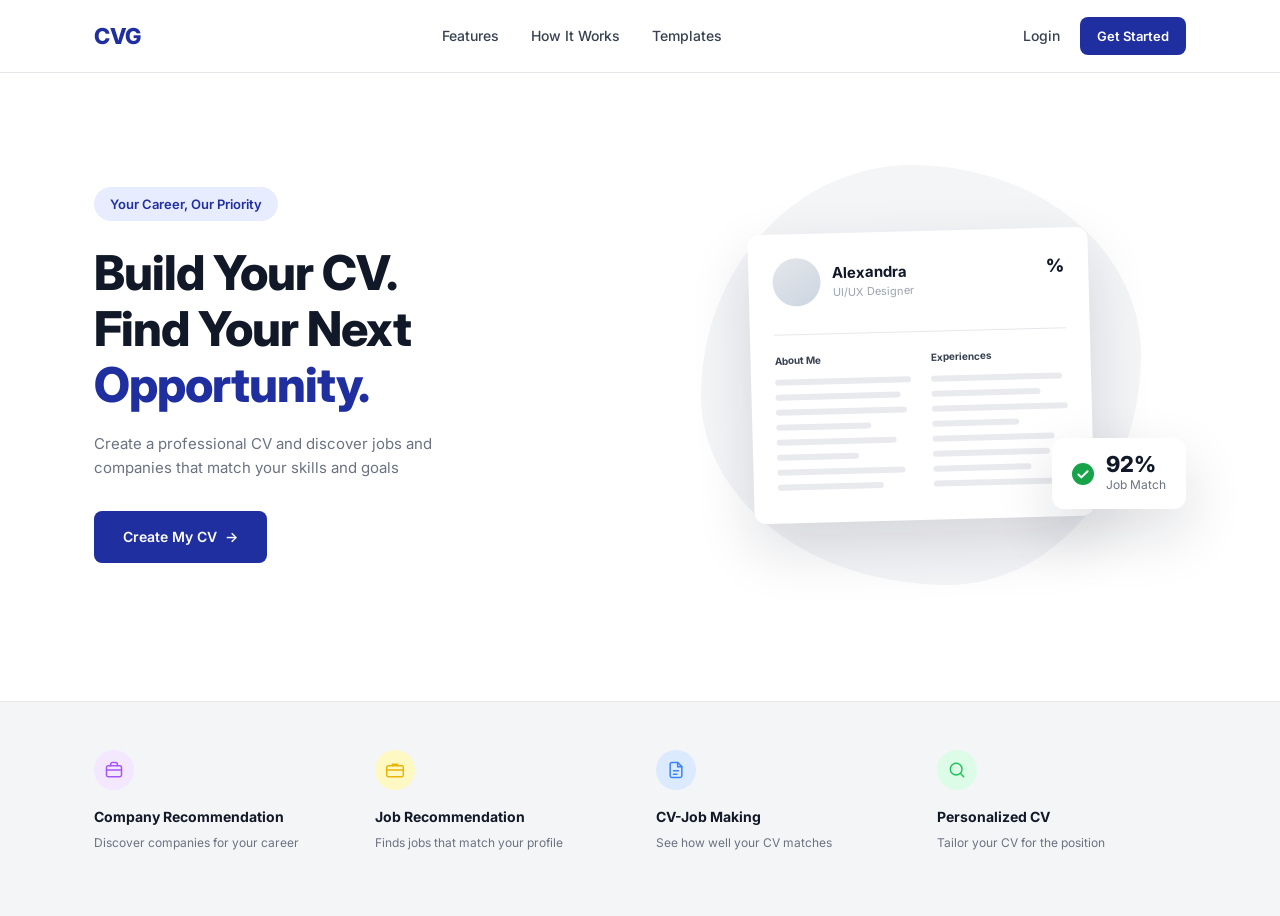
<file: index.html>
<!DOCTYPE html>
<html lang="id">
  <head>
    <meta charset="UTF-8" />
    <meta name="viewport" content="width=device-width, initial-scale=1" />
    <title>CVG — Build Your CV, Find Your Next Opportunity</title>

    <link rel="preconnect" href="https://fonts.googleapis.com" />
    <link rel="preconnect" href="https://fonts.gstatic.com" crossorigin />
    <link
      href="https://fonts.googleapis.com/css2?family=Inter:wght@400;500;600;700;800&display=swap"
      rel="stylesheet"
    />

    <link rel="stylesheet" href="assets/css/tokens.css" />
    <link rel="stylesheet" href="assets/css/base.css" />
    <link rel="stylesheet" href="assets/css/landing.css" />
  </head>
  <body>
    <!-- ======== NAVBAR ======== -->
    <header class="navbar">
      <div class="container navbar__inner">
        <a href="index.html" class="logo">CVG</a>

        <nav class="navbar__nav">
          <a href="#features">Features</a>
          <a href="#how">How It Works</a>
          <a href="#templates">Templates</a>
        </nav>

        <div class="navbar__actions">
          <a href="login.html" class="navbar__login">Login</a>
          <a href="signup.html" class="btn btn--primary btn--sm">Get Started</a>
        </div>
      </div>
    </header>

    <!-- ======== HERO ======== -->
    <section class="hero">
      <div class="container hero__inner">
        <div class="hero__text">
          <span class="pill">Your Career, Our Priority</span>

          <h1 class="hero__title">
            Build Your CV.<br />
            Find Your Next<br />
            <span class="hero__title-accent">Opportunity.</span>
          </h1>

          <p class="hero__subtitle">
            Create a professional CV and discover jobs and companies that match
            your skills and goals
          </p>

          <a href="login.html" class="btn btn--primary hero__cta">
            Create My CV
            <span aria-hidden="true">&rarr;</span>
          </a>
        </div>


        <div class="hero__visual">
          <div class="blob" aria-hidden="true"></div>

          <article class="cv-mock">
            <header class="cv-mock__head">
              <div class="cv-mock__profile">
                <div class="cv-mock__avatar"></div>
                <div>
                  <p class="cv-mock__name">Alexandra</p>
                  <p class="cv-mock__role">UI/UX Designer</p>
                </div>
              </div>
              <span class="cv-mock__mark">%</span>
            </header>

            <div class="cv-mock__body">
              <div class="cv-mock__col">
                <p class="cv-mock__label">About Me</p>
                <span class="skeleton" style="width: 100%"></span>
                <span class="skeleton" style="width: 92%"></span>
                <span class="skeleton" style="width: 96%"></span>
                <span class="skeleton" style="width: 70%"></span>
                <span class="skeleton" style="width: 88%"></span>
                <span class="skeleton" style="width: 60%"></span>
                <span class="skeleton" style="width: 94%"></span>
                <span class="skeleton" style="width: 78%"></span>
              </div>

              <div class="cv-mock__col">
                <p class="cv-mock__label">Experiences</p>
                <span class="skeleton" style="width: 96%"></span>
                <span class="skeleton" style="width: 80%"></span>
                <span class="skeleton" style="width: 100%"></span>
                <span class="skeleton" style="width: 64%"></span>
                <span class="skeleton" style="width: 90%"></span>
                <span class="skeleton" style="width: 86%"></span>
                <span class="skeleton" style="width: 72%"></span>
                <span class="skeleton" style="width: 95%"></span>
              </div>
            </div>
          </article>

          <div class="match-badge">
            <span class="match-badge__icon" aria-hidden="true">
              <svg viewBox="0 0 24 24" width="22" height="22" fill="none">
                <circle cx="12" cy="12" r="12" fill="#16a34a" />
                <path
                  d="M7 12.5l3.2 3.2L17 9"
                  stroke="#fff"
                  stroke-width="2.2"
                  stroke-linecap="round"
                  stroke-linejoin="round"
                />
              </svg>
            </span>
            <div>
              <p class="match-badge__value">92%</p>
              <p class="match-badge__label">Job Match</p>
            </div>
          </div>
        </div>
      </div>
    </section>

    <!-- ======== FEATURES ======== -->
    <section class="features" id="features">
      <div class="container features__grid">
        <article class="feature">
          <span class="feature__icon feature__icon--purple" aria-hidden="true">
            <svg viewBox="0 0 24 24" width="20" height="20" fill="none"
              stroke="currentColor" stroke-width="1.8" stroke-linecap="round">
              <rect x="3" y="7" width="18" height="13" rx="2" />
              <path d="M8 7V5a2 2 0 0 1 2-2h4a2 2 0 0 1 2 2v2M3 12h18" />
            </svg>
          </span>
          <h3 class="feature__title">Company Recommendation</h3>
          <p class="feature__desc">Discover companies for your career</p>
        </article>

        <article class="feature">
          <span class="feature__icon feature__icon--yellow" aria-hidden="true">
            <svg viewBox="0 0 24 24" width="20" height="20" fill="none"
              stroke="currentColor" stroke-width="1.8" stroke-linecap="round">
              <rect x="2" y="7" width="20" height="13" rx="2" />
              <path d="M9 7V5h6v2M2 12h20" />
            </svg>
          </span>
          <h3 class="feature__title">Job Recommendation</h3>
          <p class="feature__desc">Finds jobs that match your profile</p>
        </article>

        <article class="feature">
          <span class="feature__icon feature__icon--blue" aria-hidden="true">
            <svg viewBox="0 0 24 24" width="20" height="20" fill="none"
              stroke="currentColor" stroke-width="1.8" stroke-linecap="round">
              <path d="M14 3H7a2 2 0 0 0-2 2v14a2 2 0 0 0 2 2h10a2 2 0 0 0 2-2V8z" />
              <path d="M14 3v5h5M9 13h6M9 17h4" />
            </svg>
          </span>
          <h3 class="feature__title">CV-Job Making</h3>
          <p class="feature__desc">See how well your CV matches</p>
        </article>

        <article class="feature">
          <span class="feature__icon feature__icon--green" aria-hidden="true">
            <svg viewBox="0 0 24 24" width="20" height="20" fill="none"
              stroke="currentColor" stroke-width="1.8" stroke-linecap="round">
              <circle cx="11" cy="11" r="7" />
              <path d="M20 20l-3.5-3.5" />
            </svg>
          </span>
          <h3 class="feature__title">Personalized CV</h3>
          <p class="feature__desc">Tailor your CV for the position</p>
        </article>
      </div>
    </section>
  </body>
</html>
</file>
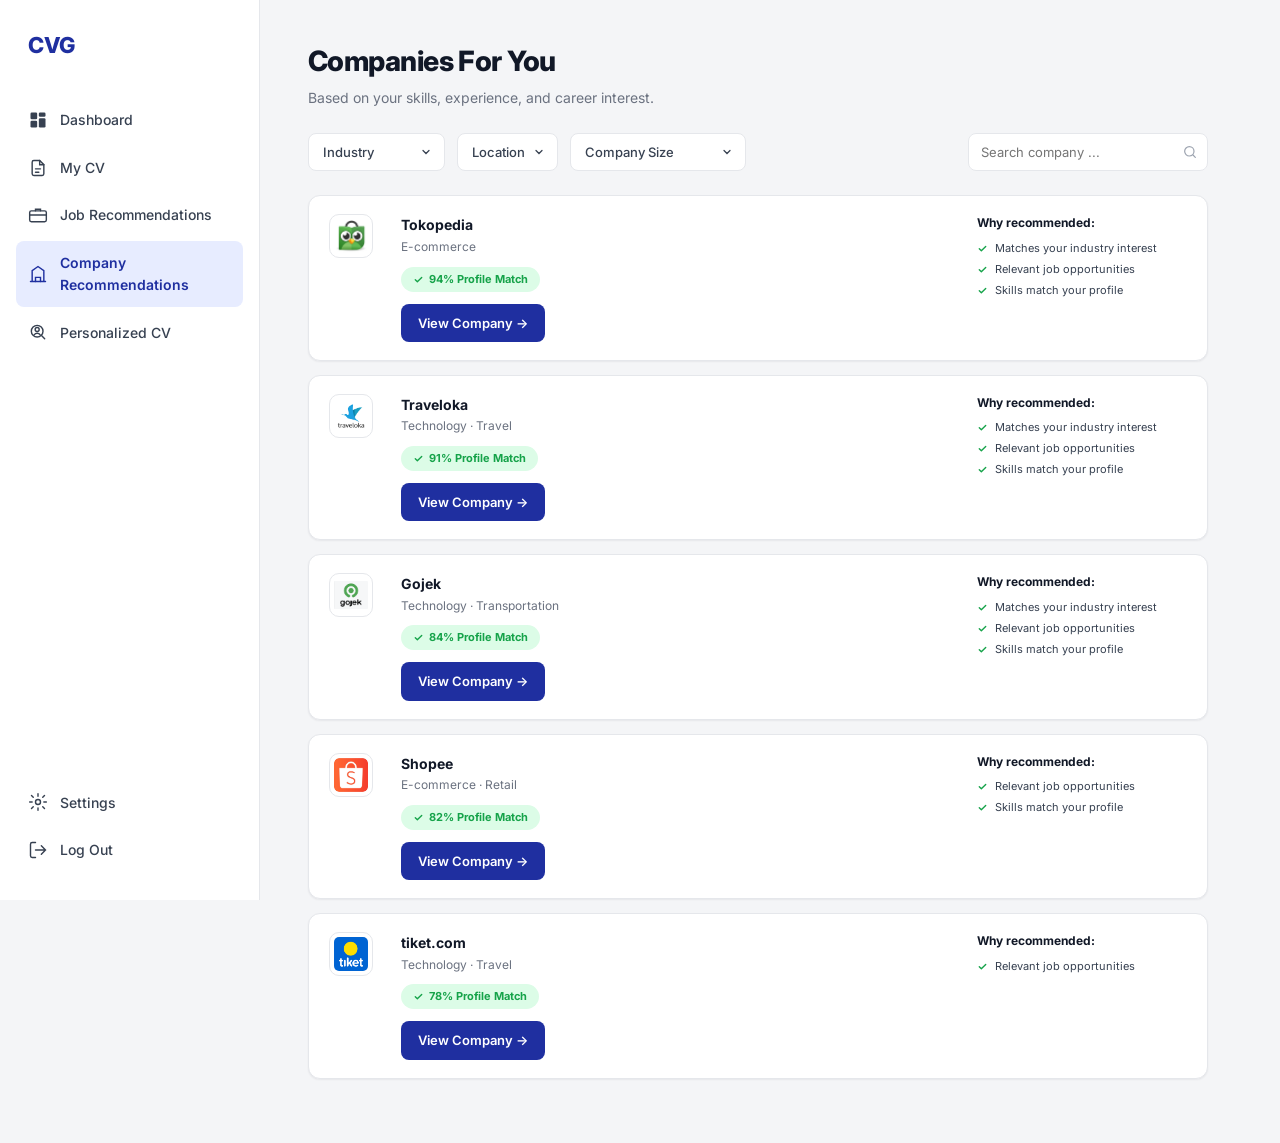
<file: companies.html>
<!DOCTYPE html>
<html lang="id">
  <head>
    <meta charset="UTF-8" />
    <meta name="viewport" content="width=device-width, initial-scale=1" />
    <title>Company Recommendations — CVG</title>

    <link rel="preconnect" href="https://fonts.googleapis.com" />
    <link rel="preconnect" href="https://fonts.gstatic.com" crossorigin />
    <link
      href="https://fonts.googleapis.com/css2?family=Inter:wght@400;500;600;700;800&display=swap"
      rel="stylesheet"
    />

    <link rel="stylesheet" href="assets/css/tokens.css" />
    <link rel="stylesheet" href="assets/css/base.css" />
    <link rel="stylesheet" href="assets/css/app.css" />
    <link rel="stylesheet" href="assets/css/jobs.css" />
    <link rel="stylesheet" href="assets/css/companies.css" />
  </head>
  <body class="app">
    <aside class="sidebar" id="sidebar">
      <a href="index.html" class="logo sidebar__logo">CVG</a>

      <nav class="sidebar__nav">
        <a class="navItem" href="dashboard.html">
          <svg class="navItem__icon" viewBox="0 0 24 24" fill="currentColor">
            <rect x="3" y="3" width="8" height="8" rx="1.5" />
            <rect x="13" y="3" width="8" height="5" rx="1.5" />
            <rect x="3" y="13" width="8" height="8" rx="1.5" />
            <rect x="13" y="10" width="8" height="11" rx="1.5" />
          </svg>
          Dashboard
        </a>

        <a class="navItem" href="my-cv.html">
          <svg class="navItem__icon" viewBox="0 0 24 24" fill="none"
            stroke="currentColor" stroke-width="1.7" stroke-linecap="round">
            <path d="M14 3H7a2 2 0 0 0-2 2v14a2 2 0 0 0 2 2h10a2 2 0 0 0 2-2V8z" />
            <path d="M14 3v5h5M9 13h6M9 17h4" />
          </svg>
          My CV
        </a>

        <a class="navItem" href="jobs.html">
          <svg class="navItem__icon" viewBox="0 0 24 24" fill="none"
            stroke="currentColor" stroke-width="1.7" stroke-linecap="round">
            <rect x="2" y="7" width="20" height="13" rx="2" />
            <path d="M9 7V5h6v2M2 12h20" />
          </svg>
          Job Recommendations
        </a>

        <a class="navItem navItem--active" href="companies.html">
          <svg class="navItem__icon" viewBox="0 0 24 24" fill="none"
            stroke="currentColor" stroke-width="1.7" stroke-linecap="round">
            <path d="M3 21h18M5 21V8l7-5 7 5v13" />
            <path d="M9 21v-5h6v5" />
          </svg>
          Company Recommendations
        </a>

        <a class="navItem" href="personalize.html">
          <svg class="navItem__icon" viewBox="0 0 24 24" fill="none"
            stroke="currentColor" stroke-width="1.7" stroke-linecap="round">
            <circle cx="11" cy="11" r="7" />
            <circle cx="11" cy="9" r="2.4" />
            <path d="M7.4 15.4a4.4 4.4 0 0 1 7.2 0M20 20l-3.5-3.5" />
          </svg>
          Personalized CV
        </a>
      </nav>

      <div class="sidebar__footer">
        <a class="navItem" href="settings.html">
          <svg class="navItem__icon" viewBox="0 0 24 24" fill="none"
            stroke="currentColor" stroke-width="1.7" stroke-linecap="round">
            <circle cx="12" cy="12" r="3" />
            <path d="M12 2v3M12 19v3M4.2 4.2l2.1 2.1M17.7 17.7l2.1 2.1M2 12h3M19 12h3M4.2 19.8l2.1-2.1M17.7 6.3l2.1-2.1" />
          </svg>
          Settings
        </a>

        <a class="navItem" href="login.html">
          <svg class="navItem__icon" viewBox="0 0 24 24" fill="none"
            stroke="currentColor" stroke-width="1.7" stroke-linecap="round">
            <path d="M9 21H5a2 2 0 0 1-2-2V5a2 2 0 0 1 2-2h4" />
            <path d="M16 17l5-5-5-5M21 12H9" />
          </svg>
          Log Out
        </a>
      </div>
    </aside>

    <main class="main">
      <div class="main__inner main__inner--jobs">
        <h1 class="pageHead__title">Companies For You</h1>
        <p class="pageHead__sub">
          Based on your skills, experience, and career interest.
        </p>

        <form class="filters" id="filters" role="search">
          <select class="filter" name="industry" aria-label="Filter industry">
            <option value="">Industry</option>
          </select>
          <select class="filter" name="location" aria-label="Filter location">
            <option value="">Location</option>
          </select>
          <select class="filter" name="size" aria-label="Filter company size">
            <option value="">Company Size</option>
          </select>

          <div class="jobSearch">
            <input
              class="jobSearch__input"
              type="search"
              name="q"
              placeholder="Search company ..."
              aria-label="Search company"
              autocomplete="off"
            />
            <svg class="jobSearch__icon" viewBox="0 0 24 24" width="16" height="16"
              fill="none" stroke="currentColor" stroke-width="1.8" stroke-linecap="round"
              aria-hidden="true">
              <circle cx="11" cy="11" r="7" />
              <path d="M20 20l-3.5-3.5" />
            </svg>
          </div>
        </form>

        <ul class="companyList" id="companyList" aria-busy="true" aria-live="polite">
          <li class="loading">Loading companies...</li>
        </ul>
      </div>
    </main>
    
    <script src="assets/js/api.js"></script>
    <script src="assets/js/jobs-ui.js"></script>
    <script src="assets/js/companies-data.js"></script>
    <script src="assets/js/companies.js"></script>
  </body>
</html>
</file>
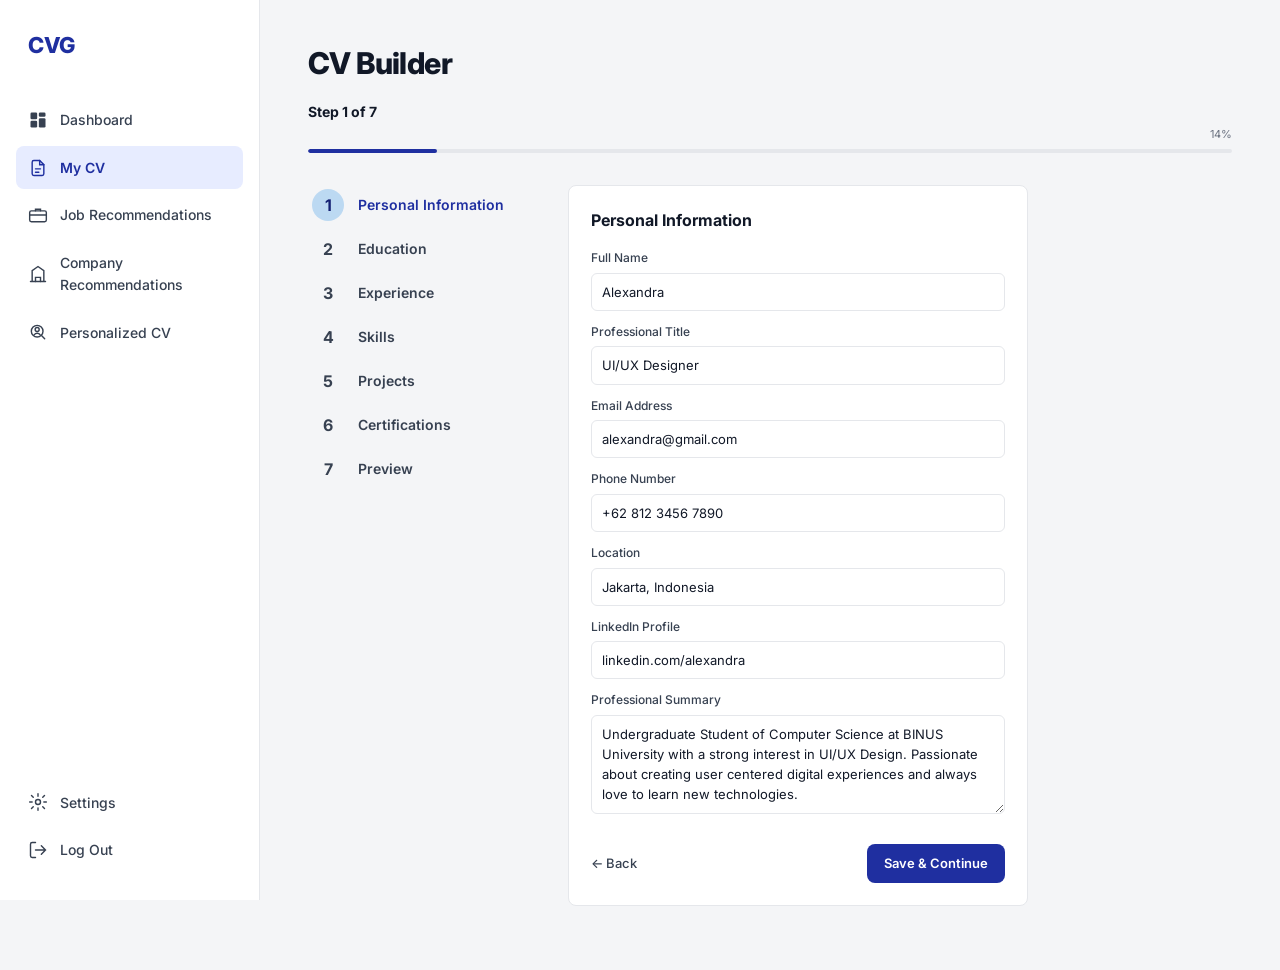
<file: cv-builder.html>
<!DOCTYPE html>
<html lang="id">
  <head>
    <meta charset="UTF-8" />
    <meta name="viewport" content="width=device-width, initial-scale=1" />
    <title>CV Builder — CVG</title>

    <link rel="preconnect" href="https://fonts.googleapis.com" />
    <link rel="preconnect" href="https://fonts.gstatic.com" crossorigin />
    <link
      href="https://fonts.googleapis.com/css2?family=Inter:wght@400;500;600;700;800&display=swap"
      rel="stylesheet"
    />

    <link rel="stylesheet" href="assets/css/tokens.css" />
    <link rel="stylesheet" href="assets/css/base.css" />
    <link rel="stylesheet" href="assets/css/app.css" />
    <link rel="stylesheet" href="assets/css/cv.css" />
    <link rel="stylesheet" href="assets/css/builder.css" />
  </head>
  <body class="app">
    <!-- ======== SIDEBAR: salin dari my-cv.html ======== -->
     <aside class="sidebar" id="sidebar">
      <a href="index.html" class="logo sidebar__logo">CVG</a>

      <nav class="sidebar__nav">
        <a class="navItem" href="dashboard.html">
          <svg class="navItem__icon" viewBox="0 0 24 24" fill="currentColor">
            <rect x="3" y="3" width="8" height="8" rx="1.5" />
            <rect x="13" y="3" width="8" height="5" rx="1.5" />
            <rect x="3" y="13" width="8" height="8" rx="1.5" />
            <rect x="13" y="10" width="8" height="11" rx="1.5" />
          </svg>
          Dashboard
        </a>

        <a class="navItem navItem--active" href="my-cv.html">
          <svg class="navItem__icon" viewBox="0 0 24 24" fill="none"
            stroke="currentColor" stroke-width="1.7" stroke-linecap="round">
            <path d="M14 3H7a2 2 0 0 0-2 2v14a2 2 0 0 0 2 2h10a2 2 0 0 0 2-2V8z" />
            <path d="M14 3v5h5M9 13h6M9 17h4" />
          </svg>
          My CV
        </a>

        <a class="navItem" href="jobs.html">
          <svg class="navItem__icon" viewBox="0 0 24 24" fill="none"
            stroke="currentColor" stroke-width="1.7" stroke-linecap="round">
            <rect x="2" y="7" width="20" height="13" rx="2" />
            <path d="M9 7V5h6v2M2 12h20" />
          </svg>
          Job Recommendations
        </a>

        <a class="navItem" href="companies.html">
          <svg class="navItem__icon" viewBox="0 0 24 24" fill="none"
            stroke="currentColor" stroke-width="1.7" stroke-linecap="round">
            <path d="M3 21h18M5 21V8l7-5 7 5v13" />
            <path d="M9 21v-5h6v5" />
          </svg>
          Company Recommendations
        </a>

        <a class="navItem" href="personalize.html">
          <svg class="navItem__icon" viewBox="0 0 24 24" fill="none"
            stroke="currentColor" stroke-width="1.7" stroke-linecap="round">
            <circle cx="11" cy="11" r="7" />
            <circle cx="11" cy="9" r="2.4" />
            <path d="M7.4 15.4a4.4 4.4 0 0 1 7.2 0M20 20l-3.5-3.5" />
          </svg>
          Personalized CV
        </a>
      </nav>

      <div class="sidebar__footer">
        <a class="navItem" href="settings.html">
          <svg class="navItem__icon" viewBox="0 0 24 24" fill="none"
            stroke="currentColor" stroke-width="1.7" stroke-linecap="round">
            <circle cx="12" cy="12" r="3" />
            <path d="M12 2v3M12 19v3M4.2 4.2l2.1 2.1M17.7 17.7l2.1 2.1M2 12h3M19 12h3M4.2 19.8l2.1-2.1M17.7 6.3l2.1-2.1" />
          </svg>
          Settings
        </a>

        <a class="navItem" href="login.html">
          <svg class="navItem__icon" viewBox="0 0 24 24" fill="none"
            stroke="currentColor" stroke-width="1.7" stroke-linecap="round">
            <path d="M9 21H5a2 2 0 0 1-2-2V5a2 2 0 0 1 2-2h4" />
            <path d="M16 17l5-5-5-5M21 12H9" />
          </svg>
          Log Out
        </a>
      </div>
    </aside>


    <main class="main">
      <div class="main__inner main__inner--wide">
        <div class="builderHead">
          <h1 class="builderHead__title">CV Builder</h1>

          <!-- Hanya tampil di step 7 -->
          <div class="builderHead__actions" id="previewActions" hidden>
            <button class="btn btn--outline btn--sm" type="button" id="editCvBtn">
              Edit CV
            </button>
            <button class="btn btn--primary btn--sm" type="button" id="finishBtn">
              Save & Continue
            </button>
          </div>
        </div>

        <p class="builderStep" id="stepLabel">Step 1 of 7</p>

        <div class="progress">
          <p class="progress__pct" id="progressPct">14%</p>
          <div
            class="progress__track"
            id="progressTrack"
            role="progressbar"
            aria-label="Progres CV"
            aria-valuemin="0"
            aria-valuemax="100"
          >
            <div class="progress__bar" id="progressBar"></div>
          </div>
        </div>

        <div class="builder" id="builder">
          <!-- Daftar step, dibuat oleh JS -->
          <ol class="stepper" id="stepper"></ol>

          <!-- Step 1-6: form -->
          <section class="formCard" id="formCard">
            <form id="stepForm" novalidate>
              <h2 class="formCard__title" id="stepTitle"></h2>
              <p class="formCard__subtitle" id="stepSubtitle" hidden></p>

              <div class="stepBody" id="stepBody"><!-- diisi JS --></div>

              <div class="formCard__foot">
                <button class="linkBtn" type="button" id="backBtn">← Back</button>
                <button class="btn btn--primary btn--sm" type="submit">
                  Save & Continue
                </button>
              </div>
            </form>
          </section>

          <!-- Step 7: preview -->
          <section class="previewPane" id="previewCard" hidden>
            <div class="previewPane__paper" id="finalPreview"></div>
          </section>
        </div>
      </div>
    </main>

    <script src="assets/js/cv-store.js"></script>
    <script src="assets/js/cv-render.js"></script>
    <script src="assets/js/cv-builder.js"></script>
  </body>
</html>
</file>
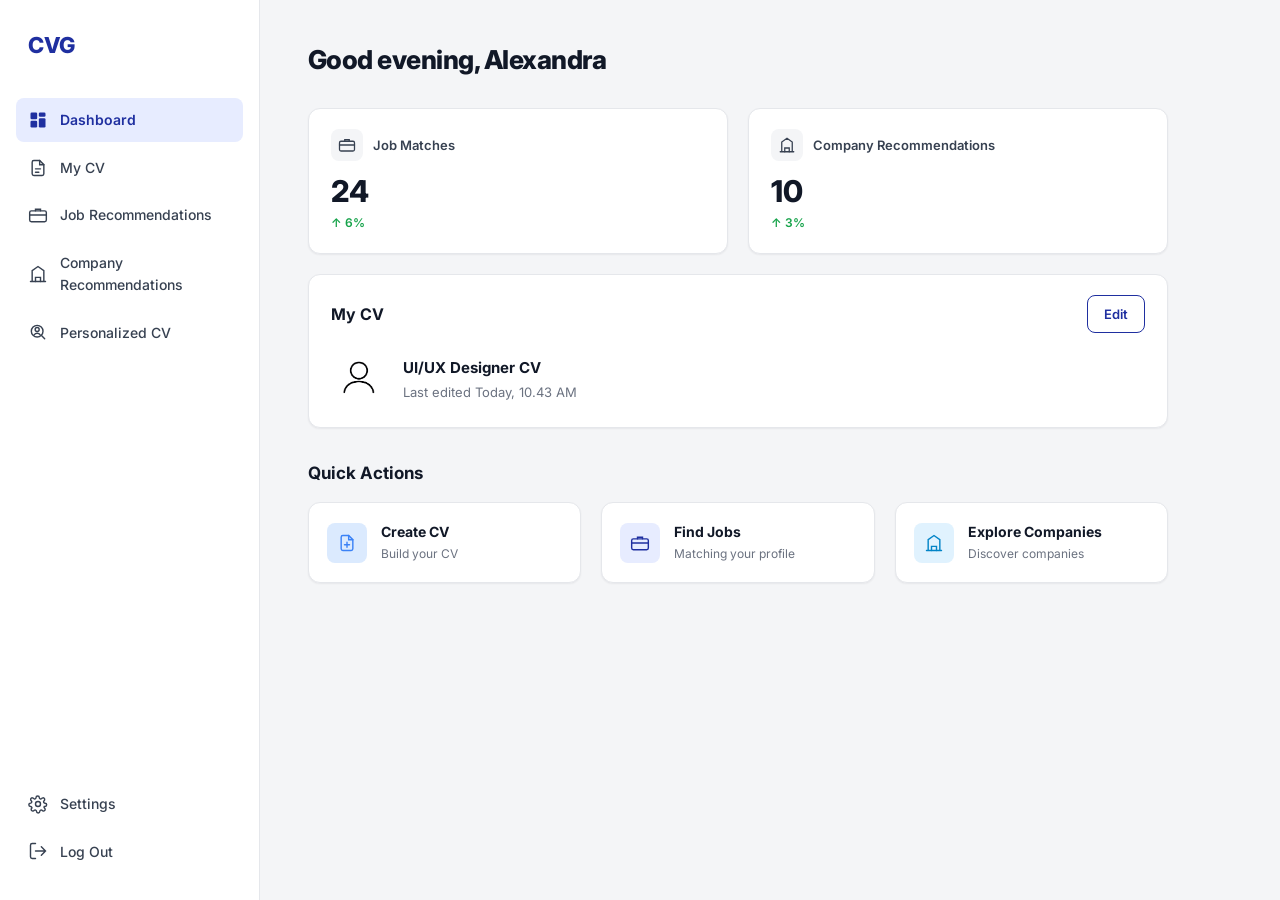
<file: dashboard.html>
<!DOCTYPE html>
<html lang="id">
  <head>
    <meta charset="UTF-8" />
    <meta name="viewport" content="width=device-width, initial-scale=1" />
    <title>Dashboard — CVG</title>

    <link rel="preconnect" href="https://fonts.googleapis.com" />
    <link rel="preconnect" href="https://fonts.gstatic.com" crossorigin />
    <link
      href="https://fonts.googleapis.com/css2?family=Inter:wght@400;500;600;700;800&display=swap"
      rel="stylesheet"
    />

    <link rel="stylesheet" href="assets/css/tokens.css" />
    <link rel="stylesheet" href="assets/css/base.css" />
    <link rel="stylesheet" href="assets/css/app.css" />
  </head>
  <body class="app">
    <!-- ======== SIDEBAR ======== -->
    <aside class="sidebar" id="sidebar">
      <a href="index.html" class="logo sidebar__logo">CVG</a>

      <nav class="sidebar__nav">
        <a class="navItem navItem--active" href="dashboard.html">
          <svg class="navItem__icon" viewBox="0 0 24 24" fill="currentColor">
            <rect x="3" y="3" width="8" height="8" rx="1.5" />
            <rect x="13" y="3" width="8" height="5" rx="1.5" />
            <rect x="3" y="13" width="8" height="8" rx="1.5" />
            <rect x="13" y="10" width="8" height="11" rx="1.5" />
          </svg>
          Dashboard
        </a>

        <a class="navItem" href="my-cv.html">
          <svg class="navItem__icon" viewBox="0 0 24 24" fill="none"
            stroke="currentColor" stroke-width="1.7" stroke-linecap="round">
            <path d="M14 3H7a2 2 0 0 0-2 2v14a2 2 0 0 0 2 2h10a2 2 0 0 0 2-2V8z" />
            <path d="M14 3v5h5M9 13h6M9 17h4" />
          </svg>
          My CV
        </a>

        <a class="navItem" href="jobs.html">
          <svg class="navItem__icon" viewBox="0 0 24 24" fill="none"
            stroke="currentColor" stroke-width="1.7" stroke-linecap="round">
            <rect x="2" y="7" width="20" height="13" rx="2" />
            <path d="M9 7V5h6v2M2 12h20" />
          </svg>
          Job Recommendations
        </a>

        <a class="navItem" href="companies.html">
          <svg class="navItem__icon" viewBox="0 0 24 24" fill="none"
            stroke="currentColor" stroke-width="1.7" stroke-linecap="round">
            <path d="M3 21h18M5 21V8l7-5 7 5v13" />
            <path d="M9 21v-5h6v5" />
          </svg>
          Company Recommendations
        </a>

        <a class="navItem" href="personalize.html">
          <svg class="navItem__icon" viewBox="0 0 24 24" fill="none"
            stroke="currentColor" stroke-width="1.7" stroke-linecap="round">
            <circle cx="11" cy="11" r="7" />
            <circle cx="11" cy="9" r="2.4" />
            <path d="M7.4 15.4a4.4 4.4 0 0 1 7.2 0M20 20l-3.5-3.5" />
          </svg>
          Personalized CV
        </a>
      </nav>

      <div class="sidebar__footer">
        <a class="navItem" href="settings.html">
          <svg class="navItem__icon" viewBox="0 0 24 24" fill="none"
            stroke="currentColor" stroke-width="1.7" stroke-linecap="round">
            <circle cx="12" cy="12" r="3" />
            <path d="M19.4 15a1.6 1.6 0 0 0 .3 1.8l.1.1a2 2 0 1 1-2.8 2.8l-.1-.1a1.6 1.6 0 0 0-2.7 1.1 2 2 0 1 1-4 0 1.6 1.6 0 0 0-2.7-1.1l-.1.1a2 2 0 1 1-2.8-2.8l.1-.1A1.6 1.6 0 0 0 3 15a2 2 0 1 1 0-4 1.6 1.6 0 0 0 1.1-2.7l-.1-.1a2 2 0 1 1 2.8-2.8l.1.1A1.6 1.6 0 0 0 9.6 4.4a2 2 0 1 1 4 0A1.6 1.6 0 0 0 16.3 5.5l.1-.1a2 2 0 1 1 2.8 2.8l-.1.1A1.6 1.6 0 0 0 20.4 11a2 2 0 1 1 0 4z" />
          </svg>
          Settings
        </a>

        <button class="navItem navItem--button" type="button" id="logoutTrigger">
          <svg class="navItem__icon" viewBox="0 0 24 24" fill="none"
            stroke="currentColor" stroke-width="1.7" stroke-linecap="round">
            <path d="M9 21H5a2 2 0 0 1-2-2V5a2 2 0 0 1 2-2h4" />
            <path d="M16 17l5-5-5-5M21 12H9" />
          </svg>
          Log Out
        </button>
      </div>
    </aside>

    <!-- ======== KONTEN ======== -->
    <main class="main">
      <div class="main__inner">
        <h1 class="page__title" id="greeting">Good morning</h1>

        <div class="stats">
          <article class="card stat">
            <div class="stat__head">
              <span class="stat__icon" aria-hidden="true">
                <svg viewBox="0 0 24 24" width="18" height="18" fill="none"
                  stroke="currentColor" stroke-width="1.7" stroke-linecap="round">
                  <rect x="2" y="7" width="20" height="13" rx="2" />
                  <path d="M9 7V5h6v2M2 12h20" />
                </svg>
              </span>
              <p class="stat__label">Job Matches</p>
            </div>
            <p class="stat__value" id="statJobValue">0</p>
            <p class="stat__delta" id="statJobDelta"></p>
          </article>

          <article class="card stat">
            <div class="stat__head">
              <span class="stat__icon" aria-hidden="true">
                <svg viewBox="0 0 24 24" width="18" height="18" fill="none"
                  stroke="currentColor" stroke-width="1.7" stroke-linecap="round">
                  <path d="M3 21h18M5 21V8l7-5 7 5v13" />
                  <path d="M9 21v-5h6v5" />
                </svg>
              </span>
              <p class="stat__label">Company Recommendations</p>
            </div>
            <p class="stat__value" id="statCompanyValue">0</p>
            <p class="stat__delta" id="statCompanyDelta"></p>
          </article>
        </div>

        <section class="card cvCard">
          <div class="cvCard__top">
            <h2 class="cvCard__heading">My CV</h2>
            <a class="btn btn--outline btn--sm" href="my-cv.html">Edit</a>
          </div>

          <div class="cvCard__body">
            <img
              class="cvCard__avatar"
              id="cvAvatar"
              src="assets/img/avatar.jpg"
              alt=""
              onerror="this.style.visibility='hidden'"
            />
            <div>
              <p class="cvCard__title" id="cvTitle">—</p>
              <p class="cvCard__meta" id="cvMeta">Belum ada CV</p>
            </div>
          </div>
        </section>

        <h2 class="section__title">Quick Actions</h2>
        <div class="quickGrid">
          <a class="card quick" href="cv-builder.html?step=1">
            <span class="quick__icon quick__icon--blue" aria-hidden="true">
              <svg viewBox="0 0 24 24" width="20" height="20" fill="none"
                stroke="currentColor" stroke-width="1.7" stroke-linecap="round">
                <path d="M14 3H7a2 2 0 0 0-2 2v14a2 2 0 0 0 2 2h10a2 2 0 0 0 2-2V8z" />
                <path d="M14 3v5h5M12 11v6M9 14h6" />
              </svg>
            </span>
            <span>
              <span class="quick__title">Create CV</span>
              <span class="quick__desc">Build your CV</span>
            </span>
          </a>

          <a class="card quick" href="jobs.html">
            <span class="quick__icon quick__icon--indigo" aria-hidden="true">
              <svg viewBox="0 0 24 24" width="20" height="20" fill="none"
                stroke="currentColor" stroke-width="1.7" stroke-linecap="round">
                <rect x="2" y="7" width="20" height="13" rx="2" />
                <path d="M9 7V5h6v2M2 12h20" />
              </svg>
            </span>
            <span>
              <span class="quick__title">Find Jobs</span>
              <span class="quick__desc">Matching your profile</span>
            </span>
          </a>

          <a class="card quick" href="#">
            <span class="quick__icon quick__icon--sky" aria-hidden="true">
              <svg viewBox="0 0 24 24" width="20" height="20" fill="none"
                stroke="currentColor" stroke-width="1.7" stroke-linecap="round">
                <path d="M3 21h18M5 21V8l7-5 7 5v13" />
                <path d="M9 21v-5h6v5" />
              </svg>
            </span>
            <span>
              <span class="quick__title">Explore Companies</span>
              <span class="quick__desc">Discover companies</span>
            </span>
          </a>
        </div>
      </div>
    </main>

    <!-- ======== POPUP LOGOUT ======== -->
    <div class="modal" id="logoutModal" hidden>
      <div class="modal__backdrop" data-close-modal></div>

      <div
        class="modal__dialog"
        role="dialog"
        aria-modal="true"
        aria-labelledby="logoutTitle"
      >
        <p class="modal__title" id="logoutTitle">Are you sure want to log out?</p>
        <div class="modal__actions">
          <button class="btn btn--danger btn--sm" type="button" data-close-modal>
            No
          </button>
          <button class="btn btn--neutral btn--sm" type="button" id="logoutConfirm">
            Yes
          </button>
        </div>
      </div>
    </div>

    <script src="assets/js/dashboard.js"></script>
  </body>
</html>
</file>
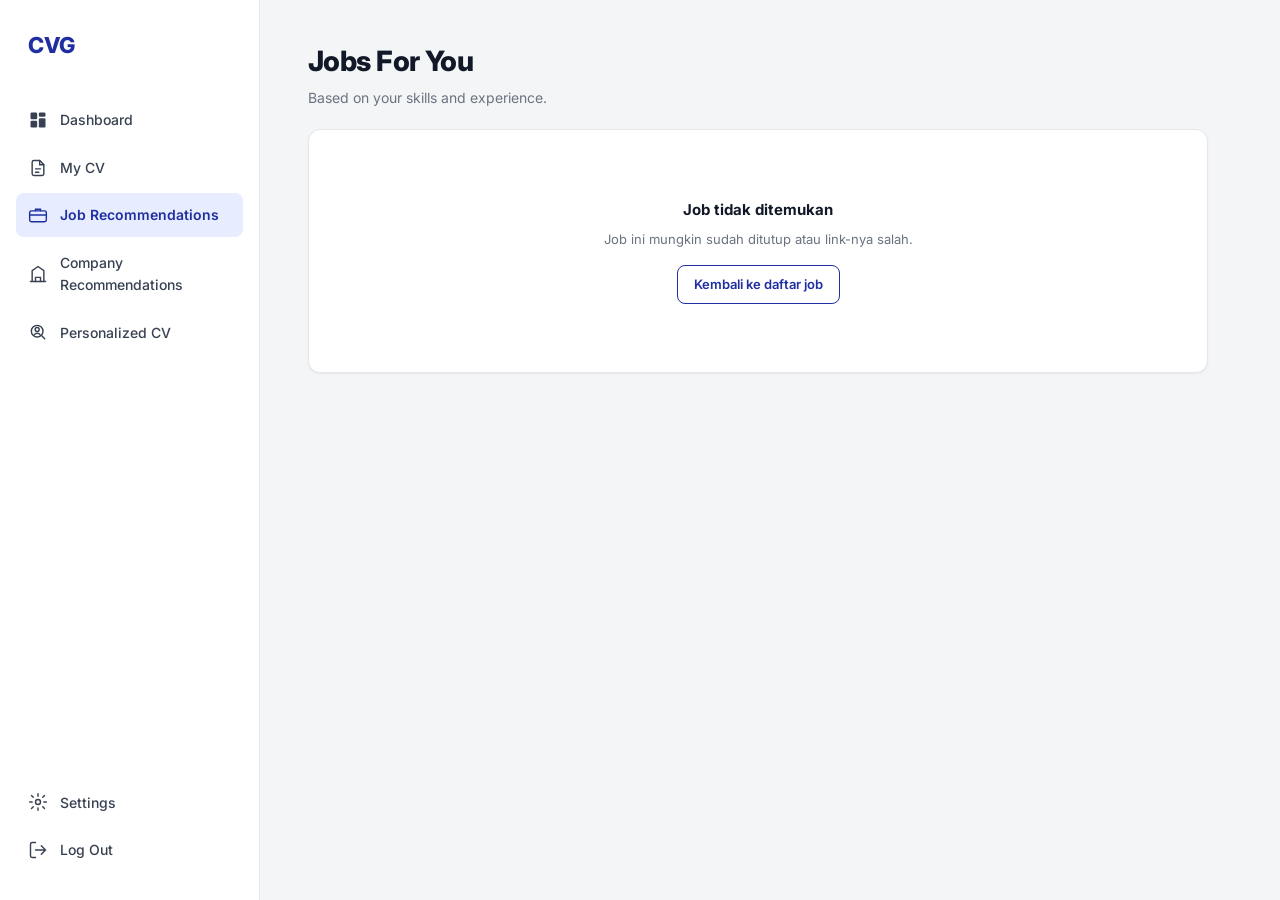
<file: job-detail.html>
<!DOCTYPE html>
<html lang="id">
  <head>
    <meta charset="UTF-8" />
    <meta name="viewport" content="width=device-width, initial-scale=1" />
    <title>Job Detail — CVG</title>

    <link rel="preconnect" href="https://fonts.googleapis.com" />
    <link rel="preconnect" href="https://fonts.gstatic.com" crossorigin />
    <link
      href="https://fonts.googleapis.com/css2?family=Inter:wght@400;500;600;700;800&display=swap"
      rel="stylesheet"
    />

    <link rel="stylesheet" href="assets/css/tokens.css" />
    <link rel="stylesheet" href="assets/css/base.css" />
    <link rel="stylesheet" href="assets/css/app.css" />
    <link rel="stylesheet" href="assets/css/jobs.css" />
  </head>
  <body class="app">
    <aside class="sidebar" id="sidebar">
      <a href="index.html" class="logo sidebar__logo">CVG</a>

      <nav class="sidebar__nav">
        <a class="navItem" href="dashboard.html">
          <svg class="navItem__icon" viewBox="0 0 24 24" fill="currentColor">
            <rect x="3" y="3" width="8" height="8" rx="1.5" />
            <rect x="13" y="3" width="8" height="5" rx="1.5" />
            <rect x="3" y="13" width="8" height="8" rx="1.5" />
            <rect x="13" y="10" width="8" height="11" rx="1.5" />
          </svg>
          Dashboard
        </a>

        <a class="navItem" href="my-cv.html">
          <svg class="navItem__icon" viewBox="0 0 24 24" fill="none"
            stroke="currentColor" stroke-width="1.7" stroke-linecap="round">
            <path d="M14 3H7a2 2 0 0 0-2 2v14a2 2 0 0 0 2 2h10a2 2 0 0 0 2-2V8z" />
            <path d="M14 3v5h5M9 13h6M9 17h4" />
          </svg>
          My CV
        </a>

        <a class="navItem navItem--active" href="jobs.html">
          <svg class="navItem__icon" viewBox="0 0 24 24" fill="none"
            stroke="currentColor" stroke-width="1.7" stroke-linecap="round">
            <rect x="2" y="7" width="20" height="13" rx="2" />
            <path d="M9 7V5h6v2M2 12h20" />
          </svg>
          Job Recommendations
        </a>

        <a class="navItem" href="companies.html">
          <svg class="navItem__icon" viewBox="0 0 24 24" fill="none"
            stroke="currentColor" stroke-width="1.7" stroke-linecap="round">
            <path d="M3 21h18M5 21V8l7-5 7 5v13" />
            <path d="M9 21v-5h6v5" />
          </svg>
          Company Recommendations
        </a>

        <a class="navItem" href="personalize.html">
          <svg class="navItem__icon" viewBox="0 0 24 24" fill="none"
            stroke="currentColor" stroke-width="1.7" stroke-linecap="round">
            <circle cx="11" cy="11" r="7" />
            <circle cx="11" cy="9" r="2.4" />
            <path d="M7.4 15.4a4.4 4.4 0 0 1 7.2 0M20 20l-3.5-3.5" />
          </svg>
          Personalized CV
        </a>
      </nav>

      <div class="sidebar__footer">
        <a class="navItem" href="settings.html">
          <svg class="navItem__icon" viewBox="0 0 24 24" fill="none"
            stroke="currentColor" stroke-width="1.7" stroke-linecap="round">
            <circle cx="12" cy="12" r="3" />
            <path d="M12 2v3M12 19v3M4.2 4.2l2.1 2.1M17.7 17.7l2.1 2.1M2 12h3M19 12h3M4.2 19.8l2.1-2.1M17.7 6.3l2.1-2.1" />
          </svg>
          Settings
        </a>

        <a class="navItem" href="login.html">
          <svg class="navItem__icon" viewBox="0 0 24 24" fill="none"
            stroke="currentColor" stroke-width="1.7" stroke-linecap="round">
            <path d="M9 21H5a2 2 0 0 1-2-2V5a2 2 0 0 1 2-2h4" />
            <path d="M16 17l5-5-5-5M21 12H9" />
          </svg>
          Log Out
        </a>
      </div>
    </aside>

    <main class="main">
      <div class="main__inner main__inner--jobs">
        <h1 class="pageHead__title">Jobs For You</h1>
        <p class="pageHead__sub">Based on your skills and experience.</p>

        <article class="card jobDetail" id="jobDetail" aria-busy="true">
          <p class="loading">Loading job...</p>
        </article>
      </div>
    </main>
    
    <script src="assets/js/api.js"></script>
    <script src="assets/js/jobs-data.js"></script>
    <script src="assets/js/jobs-ui.js"></script>
    <script src="assets/js/job-detail.js"></script>
  </body>
</html>
</file>
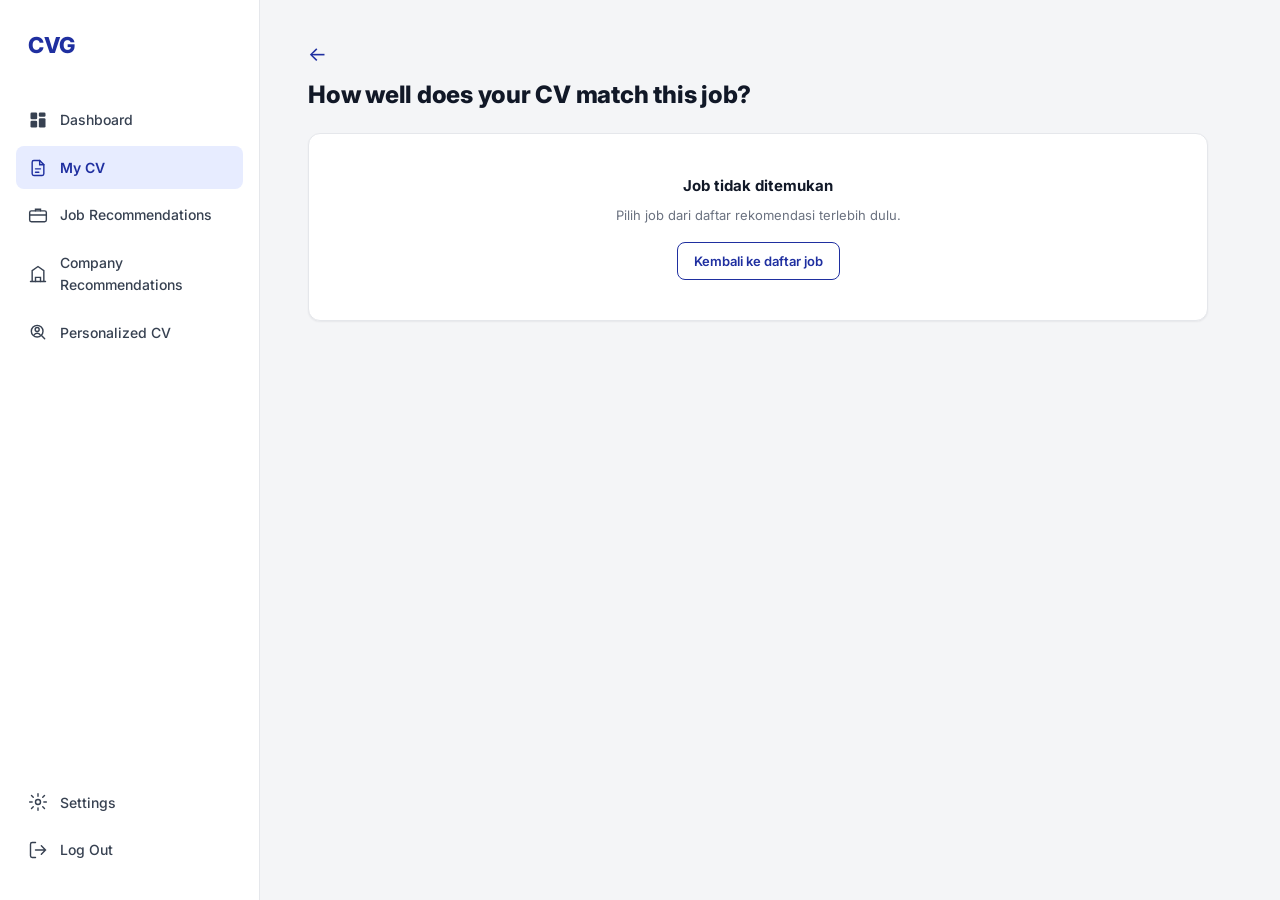
<file: job-match.html>
<!DOCTYPE html>
<html lang="id">
  <head>
    <meta charset="UTF-8" />
    <meta name="viewport" content="width=device-width, initial-scale=1" />
    <title>CV Match — CVG</title>

    <link rel="preconnect" href="https://fonts.googleapis.com" />
    <link rel="preconnect" href="https://fonts.gstatic.com" crossorigin />
    <link
      href="https://fonts.googleapis.com/css2?family=Inter:wght@400;500;600;700;800&display=swap"
      rel="stylesheet"
    />

    <link rel="stylesheet" href="assets/css/tokens.css" />
    <link rel="stylesheet" href="assets/css/base.css" />
    <link rel="stylesheet" href="assets/css/app.css" />
    <link rel="stylesheet" href="assets/css/jobs.css" />
  </head>

  
  <body class="app">
    <!-- ======== SIDEBAR ======== -->
     <aside class="sidebar" id="sidebar">
      <a href="index.html" class="logo sidebar__logo">CVG</a>

      <nav class="sidebar__nav">
        <a class="navItem" href="dashboard.html">
          <svg class="navItem__icon" viewBox="0 0 24 24" fill="currentColor">
            <rect x="3" y="3" width="8" height="8" rx="1.5" />
            <rect x="13" y="3" width="8" height="5" rx="1.5" />
            <rect x="3" y="13" width="8" height="8" rx="1.5" />
            <rect x="13" y="10" width="8" height="11" rx="1.5" />
          </svg>
          Dashboard
        </a>

        <a class="navItem navItem--active" href="my-cv.html">
          <svg class="navItem__icon" viewBox="0 0 24 24" fill="none"
            stroke="currentColor" stroke-width="1.7" stroke-linecap="round">
            <path d="M14 3H7a2 2 0 0 0-2 2v14a2 2 0 0 0 2 2h10a2 2 0 0 0 2-2V8z" />
            <path d="M14 3v5h5M9 13h6M9 17h4" />
          </svg>
          My CV
        </a>

        <a class="navItem" href="#">
          <svg class="navItem__icon" viewBox="0 0 24 24" fill="none"
            stroke="currentColor" stroke-width="1.7" stroke-linecap="round">
            <rect x="2" y="7" width="20" height="13" rx="2" />
            <path d="M9 7V5h6v2M2 12h20" />
          </svg>
          Job Recommendations
        </a>

        <a class="navItem" href="companies.html">
          <svg class="navItem__icon" viewBox="0 0 24 24" fill="none"
            stroke="currentColor" stroke-width="1.7" stroke-linecap="round">
            <path d="M3 21h18M5 21V8l7-5 7 5v13" />
            <path d="M9 21v-5h6v5" />
          </svg>
          Company Recommendations
        </a>

        <a class="navItem" href="personalize.html">
          <svg class="navItem__icon" viewBox="0 0 24 24" fill="none"
            stroke="currentColor" stroke-width="1.7" stroke-linecap="round">
            <circle cx="11" cy="11" r="7" />
            <circle cx="11" cy="9" r="2.4" />
            <path d="M7.4 15.4a4.4 4.4 0 0 1 7.2 0M20 20l-3.5-3.5" />
          </svg>
          Personalized CV
        </a>
      </nav>

      <div class="sidebar__footer">
        <a class="navItem" href="settings.html">
          <svg class="navItem__icon" viewBox="0 0 24 24" fill="none"
            stroke="currentColor" stroke-width="1.7" stroke-linecap="round">
            <circle cx="12" cy="12" r="3" />
            <path d="M12 2v3M12 19v3M4.2 4.2l2.1 2.1M17.7 17.7l2.1 2.1M2 12h3M19 12h3M4.2 19.8l2.1-2.1M17.7 6.3l2.1-2.1" />
          </svg>
          Settings
        </a>

        <a class="navItem" href="login.html">
          <svg class="navItem__icon" viewBox="0 0 24 24" fill="none"
            stroke="currentColor" stroke-width="1.7" stroke-linecap="round">
            <path d="M9 21H5a2 2 0 0 1-2-2V5a2 2 0 0 1 2-2h4" />
            <path d="M16 17l5-5-5-5M21 12H9" />
          </svg>
          Log Out
        </a>
      </div>
    </aside>


    <main class="main">
      <div class="main__inner main__inner--jobs">
        <a class="backLink" id="backLink" href="jobs.html" aria-label="Kembali ke detail job">←</a>
        <h1 class="matchTitle">How well does your CV match this job?</h1>

        <div class="matchStack" id="matchRoot" aria-busy="true">
          <p class="card loading">Analyzing your CV...</p>
        </div>
      </div>
    </main>
    
    <script src="assets/js/api.js"></script>
    <script src="assets/js/jobs-data.js"></script>
    <script src="assets/js/jobs-ui.js"></script>
    <script src="assets/js/job-match.js"></script>
  </body>
</html>
</file>
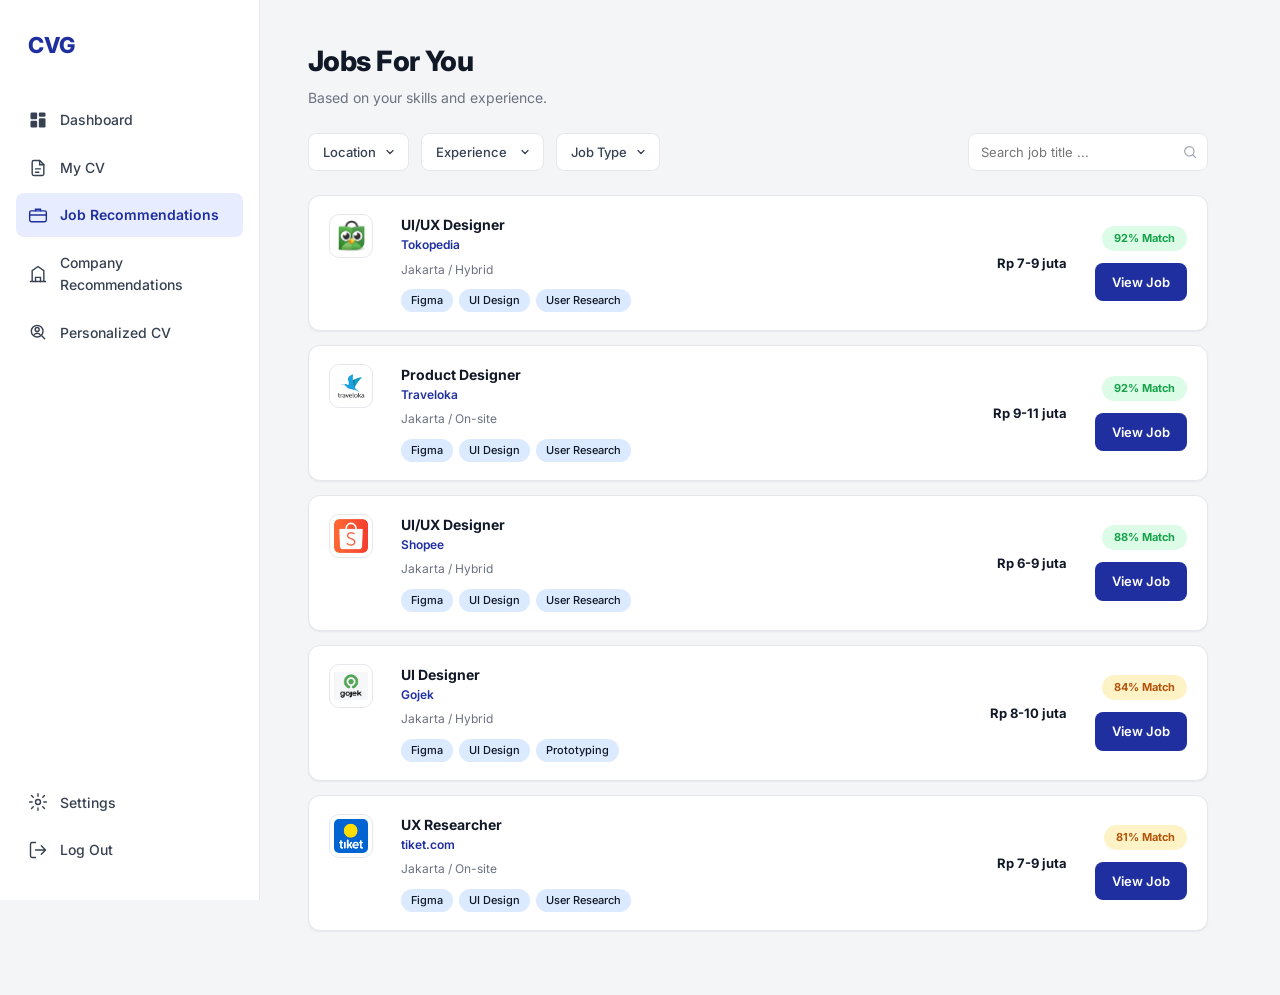
<file: jobs.html>
<!DOCTYPE html>
<html lang="id">
  <head>
    <meta charset="UTF-8" />
    <meta name="viewport" content="width=device-width, initial-scale=1" />
    <title>Job Recommendations — CVG</title>

    <link rel="preconnect" href="https://fonts.googleapis.com" />
    <link rel="preconnect" href="https://fonts.gstatic.com" crossorigin />
    <link
      href="https://fonts.googleapis.com/css2?family=Inter:wght@400;500;600;700;800&display=swap"
      rel="stylesheet"
    />

    <link rel="stylesheet" href="assets/css/tokens.css" />
    <link rel="stylesheet" href="assets/css/base.css" />
    <link rel="stylesheet" href="assets/css/app.css" />
    <link rel="stylesheet" href="assets/css/jobs.css" />
  </head>
  <body class="app">
    <!-- ======== SIDEBAR======== -->
     <aside class="sidebar" id="sidebar">
      <a href="index.html" class="logo sidebar__logo">CVG</a>

      <nav class="sidebar__nav">
        <a class="navItem" href="dashboard.html">
          <svg class="navItem__icon" viewBox="0 0 24 24" fill="currentColor">
            <rect x="3" y="3" width="8" height="8" rx="1.5" />
            <rect x="13" y="3" width="8" height="5" rx="1.5" />
            <rect x="3" y="13" width="8" height="8" rx="1.5" />
            <rect x="13" y="10" width="8" height="11" rx="1.5" />
          </svg>
          Dashboard
        </a>

        <a class="navItem" href="my-cv.html">
          <svg class="navItem__icon" viewBox="0 0 24 24" fill="none"
            stroke="currentColor" stroke-width="1.7" stroke-linecap="round">
            <path d="M14 3H7a2 2 0 0 0-2 2v14a2 2 0 0 0 2 2h10a2 2 0 0 0 2-2V8z" />
            <path d="M14 3v5h5M9 13h6M9 17h4" />
          </svg>
          My CV
        </a>

        <a class="navItem navItem--active" href="jobs.html">
          <svg class="navItem__icon" viewBox="0 0 24 24" fill="none"
            stroke="currentColor" stroke-width="1.7" stroke-linecap="round">
            <rect x="2" y="7" width="20" height="13" rx="2" />
            <path d="M9 7V5h6v2M2 12h20" />
          </svg>
          Job Recommendations
        </a>

        <a class="navItem" href="companies.html">
          <svg class="navItem__icon" viewBox="0 0 24 24" fill="none"
            stroke="currentColor" stroke-width="1.7" stroke-linecap="round">
            <path d="M3 21h18M5 21V8l7-5 7 5v13" />
            <path d="M9 21v-5h6v5" />
          </svg>
          Company Recommendations
        </a>

        <a class="navItem" href="personalize.html">
          <svg class="navItem__icon" viewBox="0 0 24 24" fill="none"
            stroke="currentColor" stroke-width="1.7" stroke-linecap="round">
            <circle cx="11" cy="11" r="7" />
            <circle cx="11" cy="9" r="2.4" />
            <path d="M7.4 15.4a4.4 4.4 0 0 1 7.2 0M20 20l-3.5-3.5" />
          </svg>
          Personalized CV
        </a>
      </nav>

      <div class="sidebar__footer">
        <a class="navItem" href="settings.html">
          <svg class="navItem__icon" viewBox="0 0 24 24" fill="none"
            stroke="currentColor" stroke-width="1.7" stroke-linecap="round">
            <circle cx="12" cy="12" r="3" />
            <path d="M12 2v3M12 19v3M4.2 4.2l2.1 2.1M17.7 17.7l2.1 2.1M2 12h3M19 12h3M4.2 19.8l2.1-2.1M17.7 6.3l2.1-2.1" />
          </svg>
          Settings
        </a>

        <a class="navItem" href="login.html">
          <svg class="navItem__icon" viewBox="0 0 24 24" fill="none"
            stroke="currentColor" stroke-width="1.7" stroke-linecap="round">
            <path d="M9 21H5a2 2 0 0 1-2-2V5a2 2 0 0 1 2-2h4" />
            <path d="M16 17l5-5-5-5M21 12H9" />
          </svg>
          Log Out
        </a>
      </div>
    </aside>

    <!-- navItem--active pindah ke Job Recommendations -->

    <main class="main">
      <div class="main__inner main__inner--jobs">
        <h1 class="pageHead__title">Jobs For You</h1>
        <p class="pageHead__sub">Based on your skills and experience.</p>

        <form class="filters" id="filters" role="search">
          <select class="filter" name="location" aria-label="Filter location">
            <option value="">Location</option>
          </select>
          <select class="filter" name="experience" aria-label="Filter experience">
            <option value="">Experience</option>
          </select>
          <select class="filter" name="jobType" aria-label="Filter job type">
            <option value="">Job Type</option>
          </select>

          <div class="jobSearch">
            <input
              class="jobSearch__input"
              type="search"
              name="q"
              placeholder="Search job title ..."
              aria-label="Search job title"
              autocomplete="off"
            />
            <svg class="jobSearch__icon" viewBox="0 0 24 24" width="16" height="16"
              fill="none" stroke="currentColor" stroke-width="1.8" stroke-linecap="round"
              aria-hidden="true">
              <circle cx="11" cy="11" r="7" />
              <path d="M20 20l-3.5-3.5" />
            </svg>
          </div>
        </form>

        <ul class="jobList" id="jobList" aria-busy="true" aria-live="polite">
          <li class="loading">Loading jobs...</li>
        </ul>
      </div>
    </main>

    <script src="assets/js/api.js"></script>
    <script src="assets/js/jobs-data.js"></script>
    <script src="assets/js/jobs-ui.js"></script>
    <script src="assets/js/jobs.js"></script>
  </body>
</html>
</file>
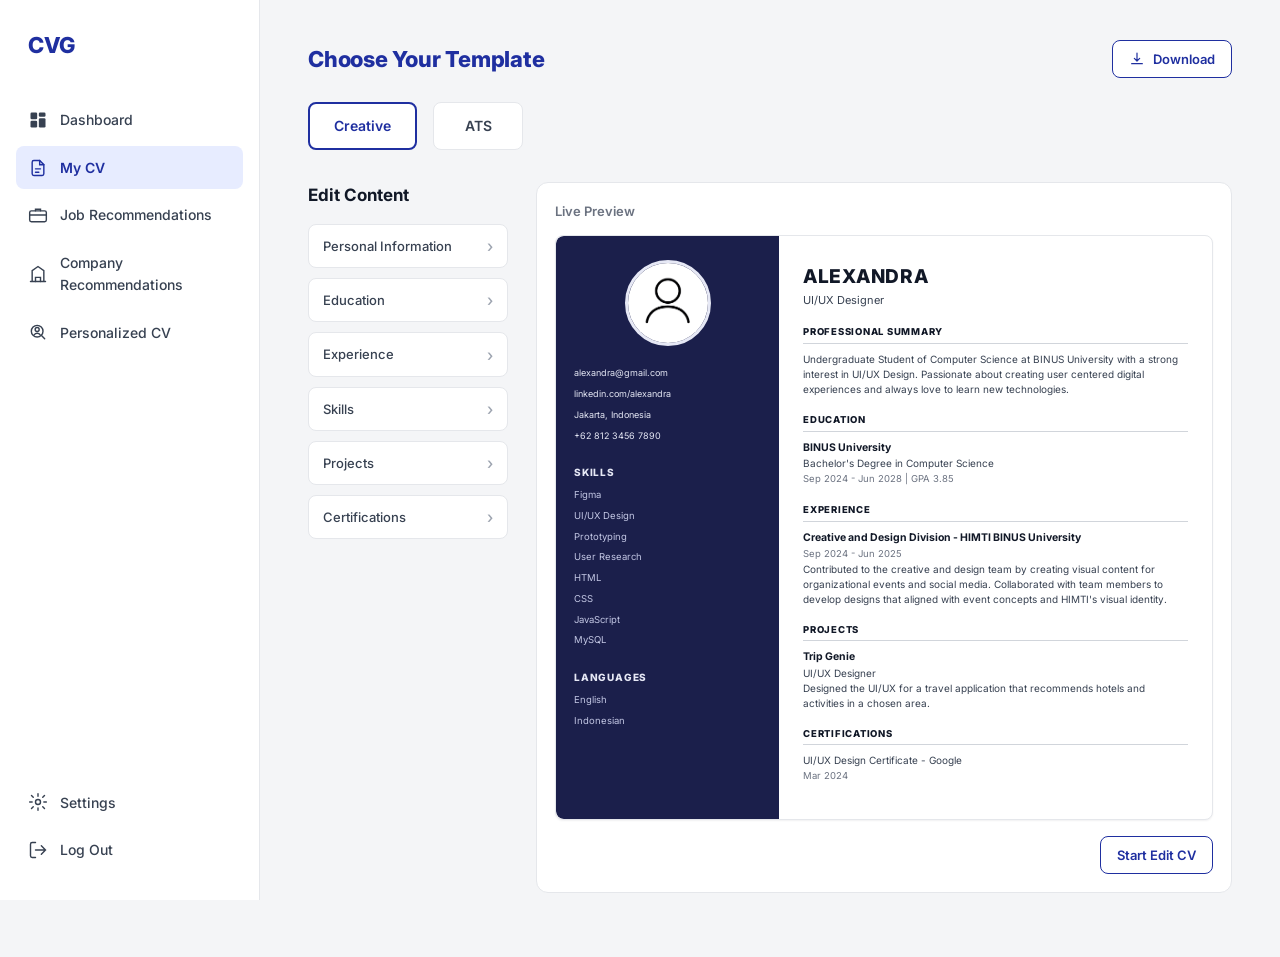
<file: my-cv.html>
<!DOCTYPE html>
<html lang="id">
  <head>
    <meta charset="UTF-8" />
    <meta name="viewport" content="width=device-width, initial-scale=1" />
    <title>My CV — CVG</title>

    <link rel="preconnect" href="https://fonts.googleapis.com" />
    <link rel="preconnect" href="https://fonts.gstatic.com" crossorigin />
    <link
      href="https://fonts.googleapis.com/css2?family=Inter:wght@400;500;600;700;800&display=swap"
      rel="stylesheet"
    />

    <link rel="stylesheet" href="assets/css/tokens.css" />
    <link rel="stylesheet" href="assets/css/base.css" />
    <link rel="stylesheet" href="assets/css/app.css" />
    <link rel="stylesheet" href="assets/css/cv.css" />
  </head>
  <body class="app">
    <!-- ======== SIDEBAR ======== -->
    <!-- ======== SIDEBAR ======== -->
    <aside class="sidebar" id="sidebar">
      <a href="index.html" class="logo sidebar__logo">CVG</a>

      <nav class="sidebar__nav">
        <a class="navItem" href="dashboard.html">
          <svg class="navItem__icon" viewBox="0 0 24 24" fill="currentColor">
            <rect x="3" y="3" width="8" height="8" rx="1.5" />
            <rect x="13" y="3" width="8" height="5" rx="1.5" />
            <rect x="3" y="13" width="8" height="8" rx="1.5" />
            <rect x="13" y="10" width="8" height="11" rx="1.5" />
          </svg>
          Dashboard
        </a>

        <a class="navItem navItem--active" href="my-cv.html">
          <svg class="navItem__icon" viewBox="0 0 24 24" fill="none"
            stroke="currentColor" stroke-width="1.7" stroke-linecap="round">
            <path d="M14 3H7a2 2 0 0 0-2 2v14a2 2 0 0 0 2 2h10a2 2 0 0 0 2-2V8z" />
            <path d="M14 3v5h5M9 13h6M9 17h4" />
          </svg>
          My CV
        </a>

        <a class="navItem" href="jobs.html">
          <svg class="navItem__icon" viewBox="0 0 24 24" fill="none"
            stroke="currentColor" stroke-width="1.7" stroke-linecap="round">
            <rect x="2" y="7" width="20" height="13" rx="2" />
            <path d="M9 7V5h6v2M2 12h20" />
          </svg>
          Job Recommendations
        </a>

        <a class="navItem" href="companies.html">
          <svg class="navItem__icon" viewBox="0 0 24 24" fill="none"
            stroke="currentColor" stroke-width="1.7" stroke-linecap="round">
            <path d="M3 21h18M5 21V8l7-5 7 5v13" />
            <path d="M9 21v-5h6v5" />
          </svg>
          Company Recommendations
        </a>

        <a class="navItem" href="personalize.html">
          <svg class="navItem__icon" viewBox="0 0 24 24" fill="none"
            stroke="currentColor" stroke-width="1.7" stroke-linecap="round">
            <circle cx="11" cy="11" r="7" />
            <circle cx="11" cy="9" r="2.4" />
            <path d="M7.4 15.4a4.4 4.4 0 0 1 7.2 0M20 20l-3.5-3.5" />
          </svg>
          Personalized CV
        </a>
      </nav>

      <div class="sidebar__footer">
        <a class="navItem" href="settings.html">
          <svg class="navItem__icon" viewBox="0 0 24 24" fill="none"
            stroke="currentColor" stroke-width="1.7" stroke-linecap="round">
            <circle cx="12" cy="12" r="3" />
            <path d="M12 2v3M12 19v3M4.2 4.2l2.1 2.1M17.7 17.7l2.1 2.1M2 12h3M19 12h3M4.2 19.8l2.1-2.1M17.7 6.3l2.1-2.1" />
          </svg>
          Settings
        </a>

        <a class="navItem" href="login.html">
          <svg class="navItem__icon" viewBox="0 0 24 24" fill="none"
            stroke="currentColor" stroke-width="1.7" stroke-linecap="round">
            <path d="M9 21H5a2 2 0 0 1-2-2V5a2 2 0 0 1 2-2h4" />
            <path d="M16 17l5-5-5-5M21 12H9" />
          </svg>
          Log Out
        </a>
      </div>
    </aside>


    <!-- ======== KONTEN ======== -->
    <main class="main">
      <div class="main__inner main__inner--wide">
        <div class="cvPage__head">
          <h1 class="cvPage__title">Choose Your Template</h1>
          <button class="btn btn--outline btn--sm" type="button" id="downloadBtn">
            <svg viewBox="0 0 24 24" width="16" height="16" fill="none"
              stroke="currentColor" stroke-width="1.8" stroke-linecap="round">
              <path d="M12 3v12m0 0 4-4m-4 4-4-4M4 19h16" />
            </svg>
            Download
          </button>
        </div>

        <!-- Tab template -->
        <div class="tabs" role="tablist" aria-label="Pilih template CV">
          <button class="tab tab--active" type="button" role="tab"
            data-template="creative" aria-selected="true">
            Creative
          </button>
          <button class="tab" type="button" role="tab"
            data-template="ats" aria-selected="false">
            ATS
          </button>
        </div>

        <div class="cvLayout">
          <!-- Kolom kiri: daftar bagian -->
          <section class="editPane">
            <h2 class="editPane__title">Edit Content</h2>
            <nav class="editList">
              <a class="editItem" href="cv-builder.html?step=1">
                Personal Information
                <span class="editItem__chevron" aria-hidden="true">›</span>
              </a>
              <a class="editItem" href="cv-builder.html?step=2">
                Education <span class="editItem__chevron" aria-hidden="true">›</span>
              </a>
              <a class="editItem" href="cv-builder.html?step=3">
                Experience <span class="editItem__chevron" aria-hidden="true">›</span>
              </a>
              <a class="editItem" href="cv-builder.html?step=4">
                Skills <span class="editItem__chevron" aria-hidden="true">›</span>
              </a>
              <a class="editItem" href="cv-builder.html?step=5">
                Projects <span class="editItem__chevron" aria-hidden="true">›</span>
              </a>
              <a class="editItem" href="cv-builder.html?step=6">
                Certifications
                <span class="editItem__chevron" aria-hidden="true">›</span>
              </a>
            </nav>
          </section>

          <!-- Kolom kanan: live preview -->
          <section class="previewPane">
            <p class="previewPane__label">Live Preview</p>
            <div class="previewPane__paper" id="cvPreview"><!-- diisi JS --></div>
            <div class="previewPane__foot">
              <a class="btn btn--outline btn--sm" href="cv-builder.html?step=1">
                Start Edit CV
              </a>
            </div>
          </section>
        </div>
      </div>
    </main>

    <script src="assets/js/cv-store.js"></script>
    <script src="assets/js/cv-render.js"></script>
    <script src="assets/js/my-cv.js"></script>
  </body>
</html>
</file>
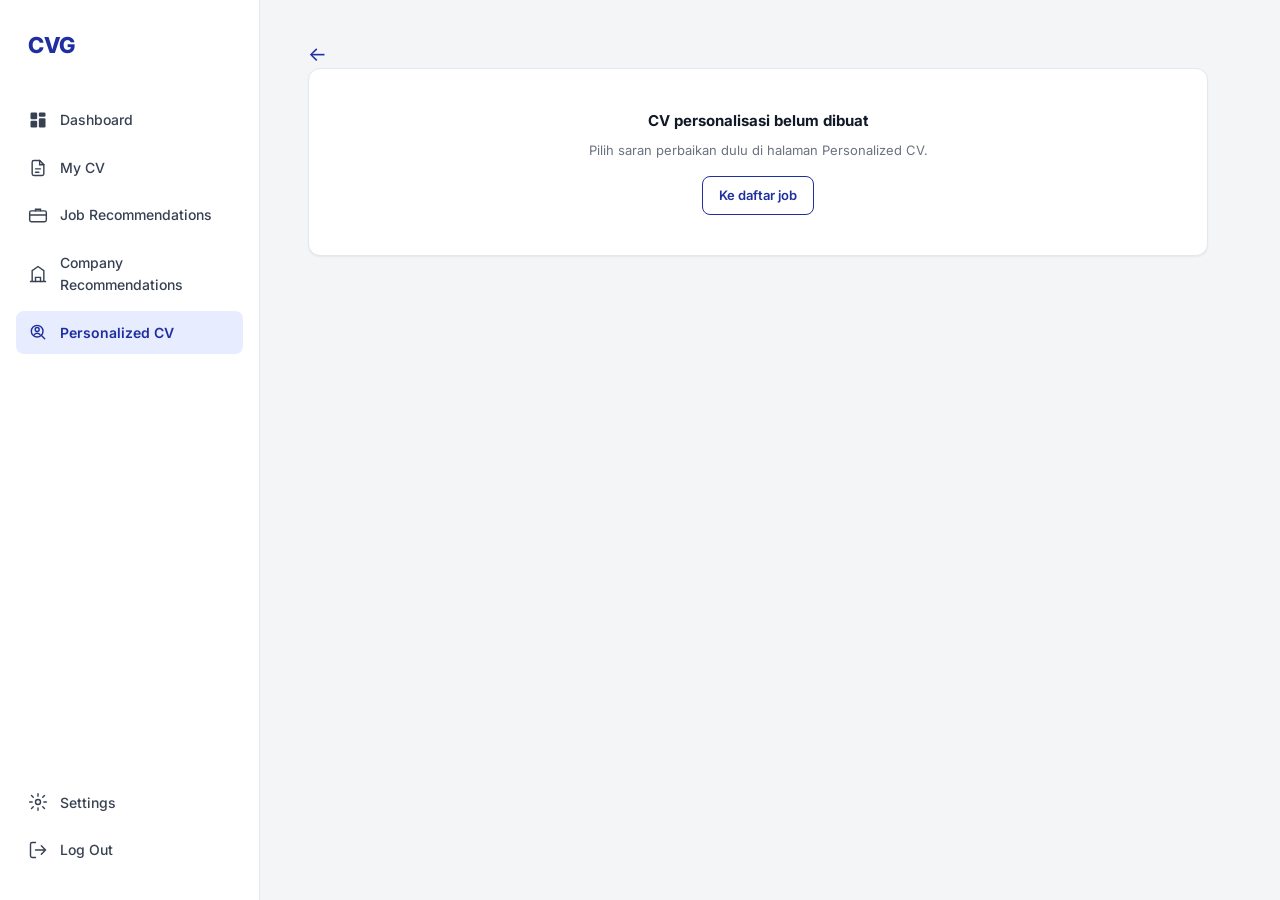
<file: personalize-preview.html>
<!DOCTYPE html>
<html lang="id">
  <head>
    <meta charset="UTF-8" />
    <meta name="viewport" content="width=device-width, initial-scale=1" />
    <title>Personalized CV Preview — CVG</title>

    <link rel="preconnect" href="https://fonts.googleapis.com" />
    <link rel="preconnect" href="https://fonts.gstatic.com" crossorigin />
    <link
      href="https://fonts.googleapis.com/css2?family=Inter:wght@400;500;600;700;800&display=swap"
      rel="stylesheet"
    />

    <link rel="stylesheet" href="assets/css/tokens.css" />
    <link rel="stylesheet" href="assets/css/base.css" />
    <link rel="stylesheet" href="assets/css/app.css" />
    <link rel="stylesheet" href="assets/css/jobs.css" />
    <link rel="stylesheet" href="assets/css/cv.css" />
    <link rel="stylesheet" href="assets/css/personalize.css" />

  </head>
  <body class="app">
    <aside class="sidebar" id="sidebar">
      <a href="index.html" class="logo sidebar__logo">CVG</a>

      <nav class="sidebar__nav">
        <a class="navItem" href="dashboard.html">
          <svg class="navItem__icon" viewBox="0 0 24 24" fill="currentColor">
            <rect x="3" y="3" width="8" height="8" rx="1.5" />
            <rect x="13" y="3" width="8" height="5" rx="1.5" />
            <rect x="3" y="13" width="8" height="8" rx="1.5" />
            <rect x="13" y="10" width="8" height="11" rx="1.5" />
          </svg>
          Dashboard
        </a>

        <a class="navItem" href="my-cv.html">
          <svg class="navItem__icon" viewBox="0 0 24 24" fill="none"
            stroke="currentColor" stroke-width="1.7" stroke-linecap="round">
            <path d="M14 3H7a2 2 0 0 0-2 2v14a2 2 0 0 0 2 2h10a2 2 0 0 0 2-2V8z" />
            <path d="M14 3v5h5M9 13h6M9 17h4" />
          </svg>
          My CV
        </a>

        <a class="navItem" href="jobs.html">
          <svg class="navItem__icon" viewBox="0 0 24 24" fill="none"
            stroke="currentColor" stroke-width="1.7" stroke-linecap="round">
            <rect x="2" y="7" width="20" height="13" rx="2" />
            <path d="M9 7V5h6v2M2 12h20" />
          </svg>
          Job Recommendations
        </a>

        <a class="navItem" href="companies.html">
          <svg class="navItem__icon" viewBox="0 0 24 24" fill="none"
            stroke="currentColor" stroke-width="1.7" stroke-linecap="round">
            <path d="M3 21h18M5 21V8l7-5 7 5v13" />
            <path d="M9 21v-5h6v5" />
          </svg>
          Company Recommendations
        </a>

        <a class="navItem navItem--active" href="personalize.html">
          <svg class="navItem__icon" viewBox="0 0 24 24" fill="none"
            stroke="currentColor" stroke-width="1.7" stroke-linecap="round">
            <circle cx="11" cy="11" r="7" />
            <circle cx="11" cy="9" r="2.4" />
            <path d="M7.4 15.4a4.4 4.4 0 0 1 7.2 0M20 20l-3.5-3.5" />
          </svg>
          Personalized CV
        </a>
      </nav>

      <div class="sidebar__footer">
        <a class="navItem" href="settings.html">
          <svg class="navItem__icon" viewBox="0 0 24 24" fill="none"
            stroke="currentColor" stroke-width="1.7" stroke-linecap="round">
            <circle cx="12" cy="12" r="3" />
            <path d="M12 2v3M12 19v3M4.2 4.2l2.1 2.1M17.7 17.7l2.1 2.1M2 12h3M19 12h3M4.2 19.8l2.1-2.1M17.7 6.3l2.1-2.1" />
          </svg>
          Settings
        </a>

        <a class="navItem" href="login.html">
          <svg class="navItem__icon" viewBox="0 0 24 24" fill="none"
            stroke="currentColor" stroke-width="1.7" stroke-linecap="round">
            <path d="M9 21H5a2 2 0 0 1-2-2V5a2 2 0 0 1 2-2h4" />
            <path d="M16 17l5-5-5-5M21 12H9" />
          </svg>
          Log Out
        </a>
      </div>
    </aside>

    <main class="main">
      <div class="main__inner main__inner--jobs">
        <a class="backLink" id="backLink" href="personalize.html"
          aria-label="Kembali ke perbandingan">←</a>

        <div id="root" aria-busy="true">
          <p class="card loading">Preparing your CV...</p>
        </div>
      </div>
    </main>

    <script src="assets/js/api.js"></script>
    <script src="assets/js/jobs-ui.js"></script>
    <script src="assets/js/jobs-data.js"></script>
    <script src="assets/js/cv-store.js"></script>
    <script src="assets/js/cv-render.js"></script>
    <script src="assets/js/personalize-data.js"></script>
    <script src="assets/js/personalize-preview.js"></script>


  </body>
</html>
</file>
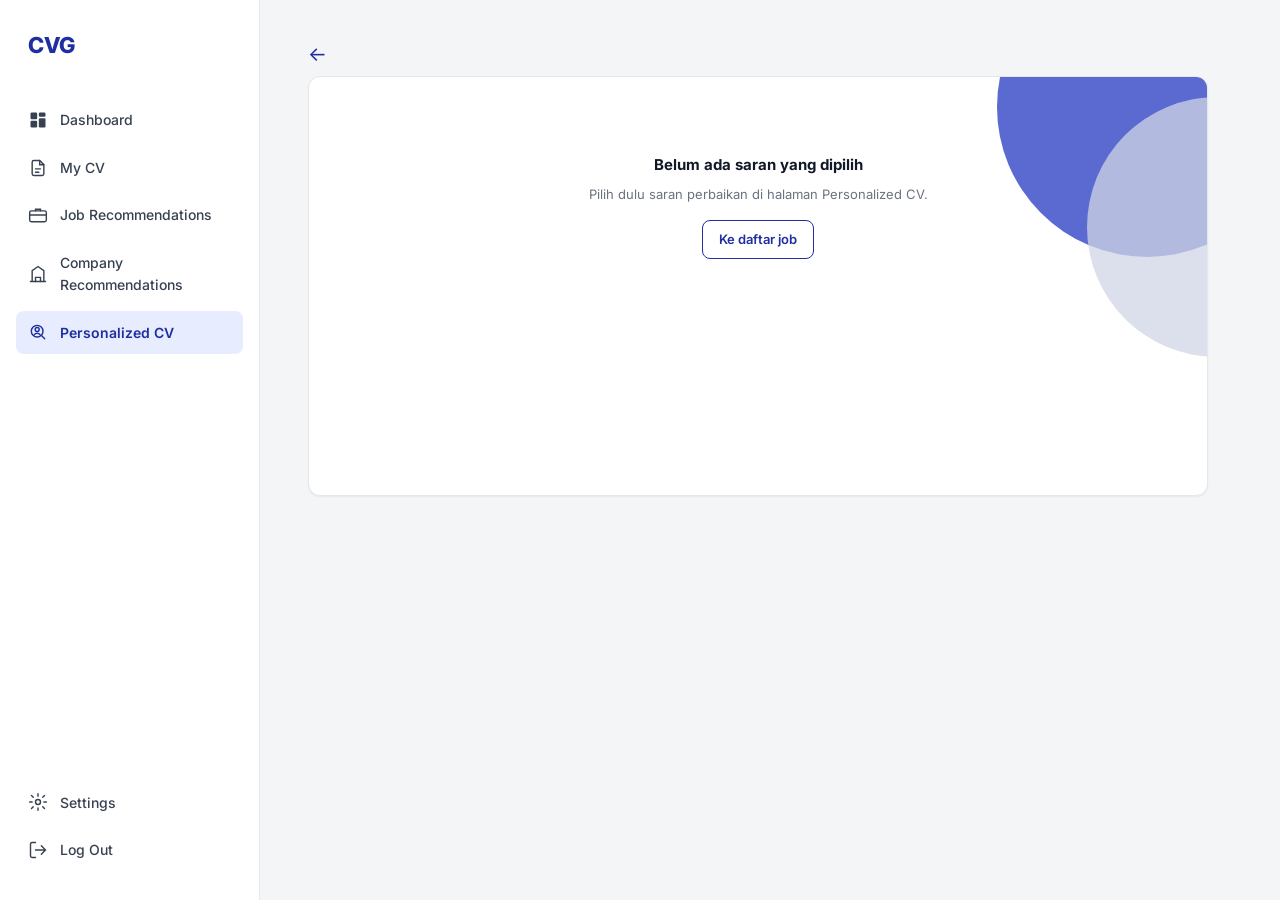
<file: personalize-result.html>
<!DOCTYPE html>
<html lang="id">
  <head>
    <meta charset="UTF-8" />
    <meta name="viewport" content="width=device-width, initial-scale=1" />
    <title>Personalized CV result — CVG</title>

    <link rel="preconnect" href="https://fonts.googleapis.com" />
    <link rel="preconnect" href="https://fonts.gstatic.com" crossorigin />
    <link
      href="https://fonts.googleapis.com/css2?family=Inter:wght@400;500;600;700;800&display=swap"
      rel="stylesheet"
    />

    <link rel="stylesheet" href="assets/css/tokens.css" />
    <link rel="stylesheet" href="assets/css/base.css" />
    <link rel="stylesheet" href="assets/css/app.css" />
    <link rel="stylesheet" href="assets/css/jobs.css" />
    <link rel="stylesheet" href="assets/css/cv.css" />
    <link rel="stylesheet" href="assets/css/personalize.css" />

  </head>
  <body class="app">
    <aside class="sidebar" id="sidebar">
      <a href="index.html" class="logo sidebar__logo">CVG</a>

      <nav class="sidebar__nav">
        <a class="navItem" href="dashboard.html">
          <svg class="navItem__icon" viewBox="0 0 24 24" fill="currentColor">
            <rect x="3" y="3" width="8" height="8" rx="1.5" />
            <rect x="13" y="3" width="8" height="5" rx="1.5" />
            <rect x="3" y="13" width="8" height="8" rx="1.5" />
            <rect x="13" y="10" width="8" height="11" rx="1.5" />
          </svg>
          Dashboard
        </a>

        <a class="navItem" href="my-cv.html">
          <svg class="navItem__icon" viewBox="0 0 24 24" fill="none"
            stroke="currentColor" stroke-width="1.7" stroke-linecap="round">
            <path d="M14 3H7a2 2 0 0 0-2 2v14a2 2 0 0 0 2 2h10a2 2 0 0 0 2-2V8z" />
            <path d="M14 3v5h5M9 13h6M9 17h4" />
          </svg>
          My CV
        </a>

        <a class="navItem" href="jobs.html">
          <svg class="navItem__icon" viewBox="0 0 24 24" fill="none"
            stroke="currentColor" stroke-width="1.7" stroke-linecap="round">
            <rect x="2" y="7" width="20" height="13" rx="2" />
            <path d="M9 7V5h6v2M2 12h20" />
          </svg>
          Job Recommendations
        </a>

        <a class="navItem" href="companies.html">
          <svg class="navItem__icon" viewBox="0 0 24 24" fill="none"
            stroke="currentColor" stroke-width="1.7" stroke-linecap="round">
            <path d="M3 21h18M5 21V8l7-5 7 5v13" />
            <path d="M9 21v-5h6v5" />
          </svg>
          Company Recommendations
        </a>

        <a class="navItem navItem--active" href="personalize.html">
          <svg class="navItem__icon" viewBox="0 0 24 24" fill="none"
            stroke="currentColor" stroke-width="1.7" stroke-linecap="round">
            <circle cx="11" cy="11" r="7" />
            <circle cx="11" cy="9" r="2.4" />
            <path d="M7.4 15.4a4.4 4.4 0 0 1 7.2 0M20 20l-3.5-3.5" />
          </svg>
          Personalized CV
        </a>
      </nav>

      <div class="sidebar__footer">
        <a class="navItem" href="settings.html">
          <svg class="navItem__icon" viewBox="0 0 24 24" fill="none"
            stroke="currentColor" stroke-width="1.7" stroke-linecap="round">
            <circle cx="12" cy="12" r="3" />
            <path d="M12 2v3M12 19v3M4.2 4.2l2.1 2.1M17.7 17.7l2.1 2.1M2 12h3M19 12h3M4.2 19.8l2.1-2.1M17.7 6.3l2.1-2.1" />
          </svg>
          Settings
        </a>

        <a class="navItem" href="login.html">
          <svg class="navItem__icon" viewBox="0 0 24 24" fill="none"
            stroke="currentColor" stroke-width="1.7" stroke-linecap="round">
            <path d="M9 21H5a2 2 0 0 1-2-2V5a2 2 0 0 1 2-2h4" />
            <path d="M16 17l5-5-5-5M21 12H9" />
          </svg>
          Log Out
        </a>
      </div>
    </aside>

            <main class="main">
      <div class="main__inner main__inner--jobs">
        <a class="backLink" id="backLink" href="personalize.html"
          aria-label="Kembali ke daftar saran">←</a>

        <section class="card resultWrap" id="root" aria-busy="true">
          <p class="loading">Applying suggestions...</p>
        </section>
      </div>
    </main>

    <script src="assets/js/api.js"></script>
    <script src="assets/js/jobs-ui.js"></script>
    <script src="assets/js/jobs-data.js"></script>
    <script src="assets/js/cv-store.js"></script>
    <script src="assets/js/personalize-data.js"></script>
    <script src="assets/js/personalize-result.js"></script>


  </body>
</html>
</file>
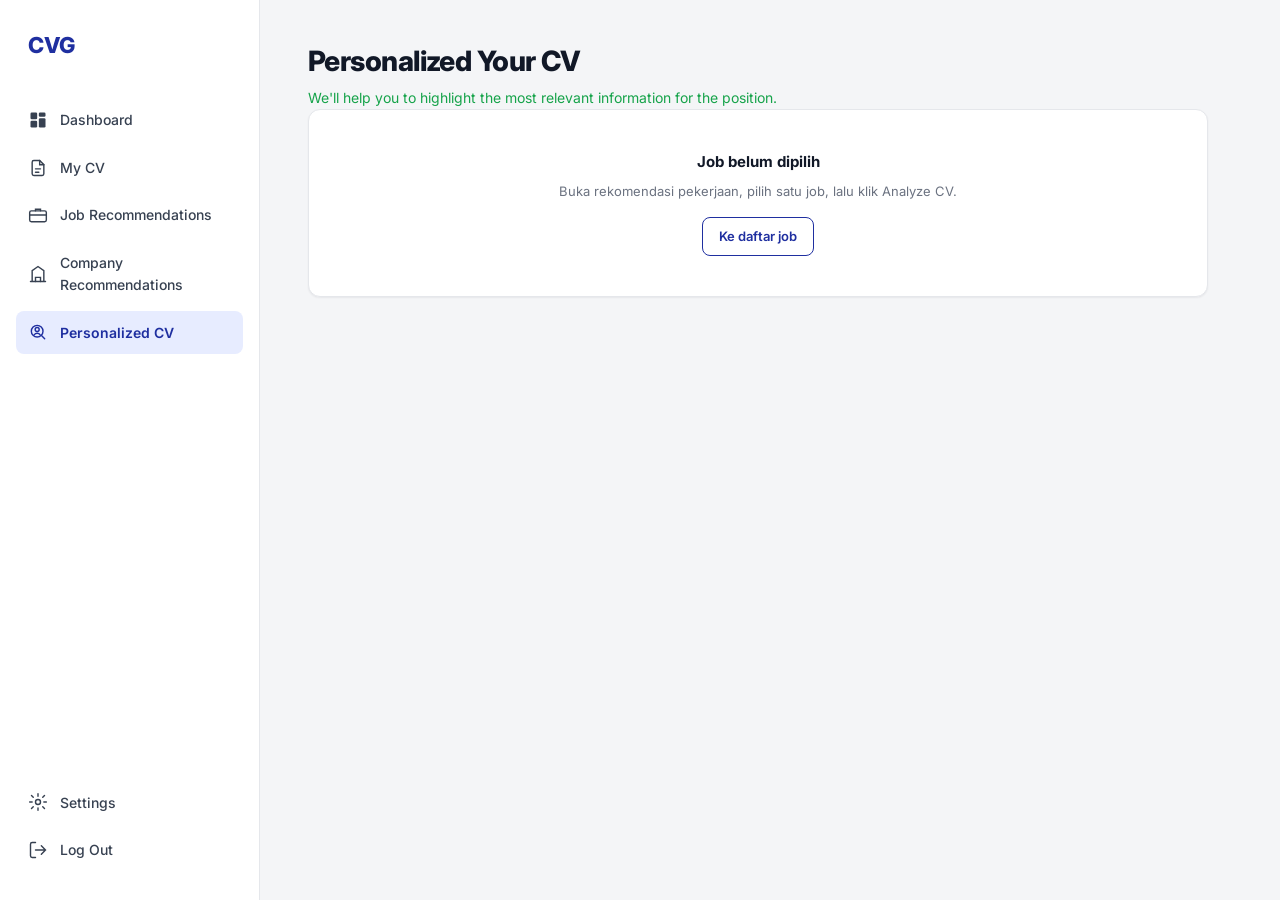
<file: personalize.html>
<!DOCTYPE html>
<html lang="id">
  <head>
    <meta charset="UTF-8" />
    <meta name="viewport" content="width=device-width, initial-scale=1" />
    <title>Personalized CV — CVG</title>

    <link rel="preconnect" href="https://fonts.googleapis.com" />
    <link rel="preconnect" href="https://fonts.gstatic.com" crossorigin />
    <link
      href="https://fonts.googleapis.com/css2?family=Inter:wght@400;500;600;700;800&display=swap"
      rel="stylesheet"
    />

    <link rel="stylesheet" href="assets/css/tokens.css" />
    <link rel="stylesheet" href="assets/css/base.css" />
    <link rel="stylesheet" href="assets/css/app.css" />
    <link rel="stylesheet" href="assets/css/jobs.css" />
    <link rel="stylesheet" href="assets/css/cv.css" />
    <link rel="stylesheet" href="assets/css/personalize.css" />

  </head>
  <body class="app">
    <aside class="sidebar" id="sidebar">
      <a href="index.html" class="logo sidebar__logo">CVG</a>

      <nav class="sidebar__nav">
        <a class="navItem" href="dashboard.html">
          <svg class="navItem__icon" viewBox="0 0 24 24" fill="currentColor">
            <rect x="3" y="3" width="8" height="8" rx="1.5" />
            <rect x="13" y="3" width="8" height="5" rx="1.5" />
            <rect x="3" y="13" width="8" height="8" rx="1.5" />
            <rect x="13" y="10" width="8" height="11" rx="1.5" />
          </svg>
          Dashboard
        </a>

        <a class="navItem" href="my-cv.html">
          <svg class="navItem__icon" viewBox="0 0 24 24" fill="none"
            stroke="currentColor" stroke-width="1.7" stroke-linecap="round">
            <path d="M14 3H7a2 2 0 0 0-2 2v14a2 2 0 0 0 2 2h10a2 2 0 0 0 2-2V8z" />
            <path d="M14 3v5h5M9 13h6M9 17h4" />
          </svg>
          My CV
        </a>

        <a class="navItem" href="jobs.html">
          <svg class="navItem__icon" viewBox="0 0 24 24" fill="none"
            stroke="currentColor" stroke-width="1.7" stroke-linecap="round">
            <rect x="2" y="7" width="20" height="13" rx="2" />
            <path d="M9 7V5h6v2M2 12h20" />
          </svg>
          Job Recommendations
        </a>

        <a class="navItem" href="companies.html">
          <svg class="navItem__icon" viewBox="0 0 24 24" fill="none"
            stroke="currentColor" stroke-width="1.7" stroke-linecap="round">
            <path d="M3 21h18M5 21V8l7-5 7 5v13" />
            <path d="M9 21v-5h6v5" />
          </svg>
          Company Recommendations
        </a>

        <a class="navItem navItem--active" href="personalize.html">
          <svg class="navItem__icon" viewBox="0 0 24 24" fill="none"
            stroke="currentColor" stroke-width="1.7" stroke-linecap="round">
            <circle cx="11" cy="11" r="7" />
            <circle cx="11" cy="9" r="2.4" />
            <path d="M7.4 15.4a4.4 4.4 0 0 1 7.2 0M20 20l-3.5-3.5" />
          </svg>
          Personalized CV
        </a>
      </nav>

      <div class="sidebar__footer">
        <a class="navItem" href="settings.html">
          <svg class="navItem__icon" viewBox="0 0 24 24" fill="none"
            stroke="currentColor" stroke-width="1.7" stroke-linecap="round">
            <circle cx="12" cy="12" r="3" />
            <path d="M12 2v3M12 19v3M4.2 4.2l2.1 2.1M17.7 17.7l2.1 2.1M2 12h3M19 12h3M4.2 19.8l2.1-2.1M17.7 6.3l2.1-2.1" />
          </svg>
          Settings
        </a>

        <a class="navItem" href="login.html">
          <svg class="navItem__icon" viewBox="0 0 24 24" fill="none"
            stroke="currentColor" stroke-width="1.7" stroke-linecap="round">
            <path d="M9 21H5a2 2 0 0 1-2-2V5a2 2 0 0 1 2-2h4" />
            <path d="M16 17l5-5-5-5M21 12H9" />
          </svg>
          Log Out
        </a>
      </div>
    </aside>

        <main class="main">
      <div class="main__inner main__inner--jobs">
        <h1 class="pageHead__title">Personalized Your CV</h1>
        <p class="pageHead__sub pageHead__sub--ok">
          We'll help you to highlight the most relevant information for the position.
        </p>

        <div id="root" aria-busy="true">
          <p class="card loading">Analyzing your CV...</p>
        </div>
      </div>
    </main>

    <script src="assets/js/api.js"></script>
    <script src="assets/js/jobs-ui.js"></script>
    <script src="assets/js/jobs-data.js"></script>
    <script src="assets/js/cv-store.js"></script>
    <script src="assets/js/personalize-data.js"></script>
    <script src="assets/js/personalize.js"></script>

  </body>
</html>
</file>
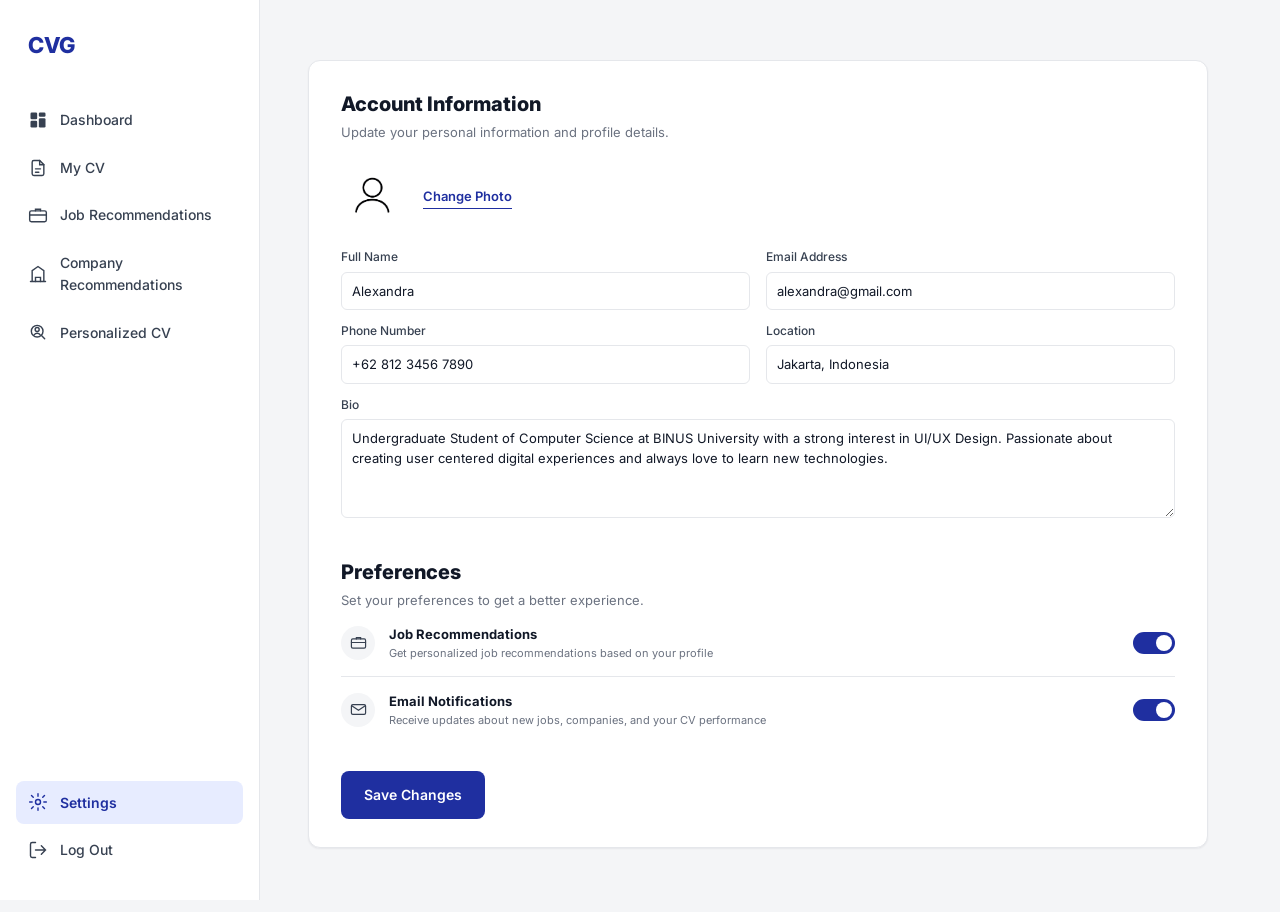
<file: settings.html>
<!DOCTYPE html>
<html lang="id">
  <head>
    <meta charset="UTF-8" />
    <meta name="viewport" content="width=device-width, initial-scale=1" />
    <title>Settings — CVG</title>

    <link rel="preconnect" href="https://fonts.googleapis.com" />
    <link rel="preconnect" href="https://fonts.gstatic.com" crossorigin />
    <link
      href="https://fonts.googleapis.com/css2?family=Inter:wght@400;500;600;700;800&display=swap"
      rel="stylesheet"
    />

    <link rel="stylesheet" href="assets/css/tokens.css" />
    <link rel="stylesheet" href="assets/css/base.css" />
    <link rel="stylesheet" href="assets/css/app.css" />
    <link rel="stylesheet" href="assets/css/builder.css" />
    <link rel="stylesheet" href="assets/css/jobs.css" />
    <link rel="stylesheet" href="assets/css/settings.css" />


  </head>
  <body class="app">
    <aside class="sidebar" id="sidebar">
      <a href="index.html" class="logo sidebar__logo">CVG</a>

      <nav class="sidebar__nav">
        <a class="navItem" href="dashboard.html">
          <svg class="navItem__icon" viewBox="0 0 24 24" fill="currentColor">
            <rect x="3" y="3" width="8" height="8" rx="1.5" />
            <rect x="13" y="3" width="8" height="5" rx="1.5" />
            <rect x="3" y="13" width="8" height="8" rx="1.5" />
            <rect x="13" y="10" width="8" height="11" rx="1.5" />
          </svg>
          Dashboard
        </a>

        <a class="navItem" href="my-cv.html">
          <svg class="navItem__icon" viewBox="0 0 24 24" fill="none"
            stroke="currentColor" stroke-width="1.7" stroke-linecap="round">
            <path d="M14 3H7a2 2 0 0 0-2 2v14a2 2 0 0 0 2 2h10a2 2 0 0 0 2-2V8z" />
            <path d="M14 3v5h5M9 13h6M9 17h4" />
          </svg>
          My CV
        </a>

        <a class="navItem" href="jobs.html">
          <svg class="navItem__icon" viewBox="0 0 24 24" fill="none"
            stroke="currentColor" stroke-width="1.7" stroke-linecap="round">
            <rect x="2" y="7" width="20" height="13" rx="2" />
            <path d="M9 7V5h6v2M2 12h20" />
          </svg>
          Job Recommendations
        </a>

        <a class="navItem" href="companies.html">
          <svg class="navItem__icon" viewBox="0 0 24 24" fill="none"
            stroke="currentColor" stroke-width="1.7" stroke-linecap="round">
            <path d="M3 21h18M5 21V8l7-5 7 5v13" />
            <path d="M9 21v-5h6v5" />
          </svg>
          Company Recommendations
        </a>

        <a class="navItem" href="personalize.html">
          <svg class="navItem__icon" viewBox="0 0 24 24" fill="none"
            stroke="currentColor" stroke-width="1.7" stroke-linecap="round">
            <circle cx="11" cy="11" r="7" />
            <circle cx="11" cy="9" r="2.4" />
            <path d="M7.4 15.4a4.4 4.4 0 0 1 7.2 0M20 20l-3.5-3.5" />
          </svg>
          Personalized CV
        </a>
      </nav>

      <div class="sidebar__footer">
        <a class="navItem navItem--active" href="settings.html">
          <svg class="navItem__icon" viewBox="0 0 24 24" fill="none"
            stroke="currentColor" stroke-width="1.7" stroke-linecap="round">
            <circle cx="12" cy="12" r="3" />
            <path d="M12 2v3M12 19v3M4.2 4.2l2.1 2.1M17.7 17.7l2.1 2.1M2 12h3M19 12h3M4.2 19.8l2.1-2.1M17.7 6.3l2.1-2.1" />
          </svg>
          Settings
        </a>

        <a class="navItem" href="login.html">
          <svg class="navItem__icon" viewBox="0 0 24 24" fill="none"
            stroke="currentColor" stroke-width="1.7" stroke-linecap="round">
            <path d="M9 21H5a2 2 0 0 1-2-2V5a2 2 0 0 1 2-2h4" />
            <path d="M16 17l5-5-5-5M21 12H9" />
          </svg>
          Log Out
        </a>
      </div>
    </aside>

            <main class="main">
      <div class="main__inner main__inner--jobs">
        <div id="root" aria-busy="true">
          <p class="card loading">Loading settings...</p>
        </div>
      </div>
    </main>

    <script src="assets/js/api.js"></script>
    <script src="assets/js/cv-store.js"></script>
    <script src="assets/js/jobs-ui.js"></script>
    <script src="assets/js/settings-data.js"></script>
    <script src="assets/js/settings.js"></script>


  </body>
</html>
</file>
<file: assets/css/tokens.css>
:root {
  --primary: #1f2fa0;
  --primary-600: #1a2990;
  --primary-700: #142073;
  --primary-soft: #e7ecff;

  --ink-900: #111827;
  --ink-700: #374151;
  --ink-500: #6b7280;
  --ink-400: #9ca3af;
  --ink-300: #d1d5db;

  --surface: #ffffff;
  --surface-alt: #f4f5f7;
  --border: #e5e7eb;

  --success: #16a34a;
  --success-soft: #dcfce7;
  --danger: #e11d2b;

  --accent-purple: #a855f7;
  --accent-purple-soft: #f3e8ff;
  --accent-yellow: #eab308;
  --accent-yellow-soft: #fef9c3;
  --accent-blue: #3b82f6;
  --accent-blue-soft: #dbeafe;
  --accent-green: #22c55e;
  --accent-green-soft: #dcfce7;

  --radius-sm: 8px;
  --radius: 12px;
  --radius-lg: 20px;
  --radius-pill: 999px;

  --shadow-sm: 0 1px 2px rgba(16, 24, 40, 0.06);
  --shadow: 0 8px 24px rgba(16, 24, 40, 0.08);
  --shadow-lg: 0 24px 60px rgba(16, 24, 40, 0.14);

  --sidebar-w: 260px;
  --container: 1140px;

  --font-sans: "Inter", -apple-system, "Segoe UI", Roboto, sans-serif;
}
</file>
<file: assets/css/base.css>
*,
*::before,
*::after {
  box-sizing: border-box;
}

body,
h1,
h2,
h3,
h4,
p,
ul {
  margin: 0;
}

ul {
  padding: 0;
  list-style: none;
}

img {
  display: block;
  max-width: 100%;
}

body {
  font-family: var(--font-sans);
  color: var(--ink-900);
  background: var(--surface);
  line-height: 1.55;
  -webkit-font-smoothing: antialiased;
}

a {
  color: inherit;
  text-decoration: none;
}

.container {
  width: 100%;
  max-width: var(--container);
  margin-inline: auto;
  padding-inline: 24px;
}

.btn {
  display: inline-flex;
  align-items: center;
  justify-content: center;
  gap: 8px;
  padding: 12px 22px;
  border: 1px solid transparent;
  border-radius: var(--radius-sm);
  font: inherit;
  font-size: 14px;
  font-weight: 600;
  cursor: pointer;
  transition: background-color 0.15s ease, color 0.15s ease,
    border-color 0.15s ease;
}

.btn--primary {
  background: var(--primary);
  color: #fff;
}

.btn--primary:hover {
  background: var(--primary-600);
}

.btn--outline {
  background: var(--surface);
  color: var(--primary);
  border-color: var(--primary);
}

.btn--outline:hover {
  background: var(--primary-soft);
}

.btn--ghost {
  background: transparent;
  color: var(--ink-700);
}

.btn--sm {
  padding: 8px 16px;
  font-size: 13px;
}

.btn--block {
  width: 100%;
}

.btn:disabled {
  opacity: 0.5;
  cursor: not-allowed;
}


.pill {
  display: inline-flex;
  align-items: center;
  padding: 7px 16px;
  border-radius: var(--radius-pill);
  background: var(--primary-soft);
  color: var(--primary);
  font-size: 13px;
  font-weight: 600;
}

.card {
  background: var(--surface);
  border: 1px solid var(--border);
  border-radius: var(--radius);
  box-shadow: var(--shadow-sm);
}

.logo {
  font-size: 22px;
  font-weight: 800;
  letter-spacing: -0.02em;
  color: var(--primary);
}

.btn--danger {
  background: var(--danger);
  color: #fff;
}

.btn--danger:hover {
  background: #c21525;
}

.btn--neutral {
  background: var(--surface);
  color: var(--ink-700);
  border-color: var(--border);
}

.btn--neutral:hover {
  background: var(--surface-alt);
}
</file>
<file: assets/css/landing.css>
.navbar {
  position: sticky;
  top: 0;
  z-index: 20;
  background: var(--surface);
  border-bottom: 1px solid var(--border);
}

.navbar__inner {
  display: flex;
  align-items: center;
  justify-content: space-between;
  height: 72px;
  gap: 32px;
}

.navbar__nav {
  display: flex;
  gap: 32px;
  font-size: 14px;
  font-weight: 500;
  color: var(--ink-700);
}

.navbar__nav a:hover {
  color: var(--primary);
}

.navbar__actions {
  display: flex;
  align-items: center;
  gap: 20px;
}

.navbar__login {
  font-size: 14px;
  font-weight: 500;
  color: var(--ink-700);
}

.navbar__login:hover {
  color: var(--primary);
}


.hero {
  padding: 72px 0 96px;
  overflow: hidden;
}

.hero__inner {
  display: grid;
  grid-template-columns: 1fr 1.05fr;
  align-items: center;
  gap: 56px;
}

.hero__title {
  margin-top: 24px;
  font-size: clamp(34px, 4vw, 48px);
  font-weight: 800;
  line-height: 1.16;
  letter-spacing: -0.02em;
}

.hero__title-accent {
  color: var(--primary);
}

.hero__subtitle {
  margin-top: 20px;
  max-width: 380px;
  font-size: 15px;
  color: var(--ink-500);
}

.hero__cta {
  margin-top: 32px;
  padding: 14px 28px;
}

/* ---- Visual kanan ---- */
.hero__visual {
  position: relative;
  min-height: 460px;
  display: flex;
  align-items: center;
  justify-content: center;
}

.blob {
  position: absolute;
  inset: 0;
  margin: auto;
  width: 440px;
  height: 420px;
  background: var(--surface-alt);
  border-radius: 48% 52% 44% 56% / 55% 45% 55% 45%;
}

.cv-mock {
  position: relative;
  z-index: 1;
  width: 340px;
  padding: 24px;
  background: var(--surface);
  border-radius: var(--radius);
  box-shadow: var(--shadow-lg);
  transform: rotate(-1.5deg);
}

.cv-mock__head {
  display: flex;
  align-items: flex-start;
  justify-content: space-between;
}

.cv-mock__profile {
  display: flex;
  align-items: center;
  gap: 12px;
}

.cv-mock__avatar {
  width: 48px;
  height: 48px;
  border-radius: 50%;
  background: linear-gradient(145deg, #e5e7eb, #cbd5e1);
  flex: none;
}

.cv-mock__name {
  font-size: 15px;
  font-weight: 700;
}

.cv-mock__role {
  font-size: 11px;
  color: var(--ink-400);
}

.cv-mock__mark {
  font-size: 18px;
  font-weight: 800;
  color: var(--ink-900);
}

.cv-mock__body {
  display: grid;
  grid-template-columns: 1fr 1fr;
  gap: 20px;
  margin-top: 28px;
  padding-top: 18px;
  border-top: 1px solid var(--border);
}

.cv-mock__label {
  margin-bottom: 10px;
  font-size: 10px;
  font-weight: 700;
  text-transform: capitalize;
  color: var(--ink-700);
}

.skeleton {
  display: block;
  height: 6px;
  margin-bottom: 9px;
  border-radius: var(--radius-pill);
  background: #e9eaee;
}

/* ---- Badge 92% Job Match ---- */
.match-badge {
  position: absolute;
  right: 0;
  bottom: 96px;
  z-index: 2;
  display: flex;
  align-items: center;
  gap: 12px;
  padding: 14px 20px;
  background: var(--surface);
  border-radius: var(--radius);
  box-shadow: var(--shadow-lg);
}

.match-badge__icon {
  display: flex;
}

.match-badge__value {
  font-size: 22px;
  font-weight: 800;
  line-height: 1.1;
}

.match-badge__label {
  font-size: 12px;
  color: var(--ink-500);
}


.features {
  padding: 48px 0 64px;
  background: var(--surface-alt);
  border-top: 1px solid var(--border);
}

.features__grid {
  display: grid;
  grid-template-columns: repeat(4, 1fr);
  gap: 32px;
}

.feature__icon {
  display: inline-flex;
  align-items: center;
  justify-content: center;
  width: 40px;
  height: 40px;
  margin-bottom: 16px;
  border-radius: 50%;
}

.feature__icon--purple {
  background: var(--accent-purple-soft);
  color: var(--accent-purple);
}
.feature__icon--yellow {
  background: var(--accent-yellow-soft);
  color: var(--accent-yellow);
}
.feature__icon--blue {
  background: var(--accent-blue-soft);
  color: var(--accent-blue);
}
.feature__icon--green {
  background: var(--accent-green-soft);
  color: var(--accent-green);
}

.feature__title {
  font-size: 14px;
  font-weight: 700;
}

.feature__desc {
  margin-top: 6px;
  font-size: 12px;
  color: var(--ink-500);
}


@media (max-width: 960px) {
  .hero__inner {
    grid-template-columns: 1fr;
    text-align: left;
  }
  .features__grid {
    grid-template-columns: repeat(2, 1fr);
    gap: 28px;
  }
  .navbar__nav {
    display: none;
  }
}

@media (max-width: 560px) {
  .features__grid {
    grid-template-columns: 1fr;
  }
  .match-badge {
    right: 8px;
    bottom: 40px;
  }
  .cv-mock {
    width: 100%;
  }
}
</file>
<file: assets/css/app.css>
.app {
  display: grid;
  grid-template-columns: var(--sidebar-w) 1fr;
  min-height: 100vh;
  background: var(--surface-alt);
}


.sidebar {
  position: sticky;
  top: 0;
  display: flex;
  flex-direction: column;
  height: 100vh;
  padding: 28px 16px;
  background: var(--surface);
  border-right: 1px solid var(--border);
}

.sidebar__logo {
  padding-inline: 12px;
  margin-bottom: 36px;
}

.sidebar__nav {
  display: flex;
  flex-direction: column;
  gap: 4px;
}


.sidebar__footer {
  display: flex;
  flex-direction: column;
  gap: 4px;
  margin-top: auto;
}

.navItem {
  display: flex;
  align-items: center;
  gap: 12px;
  padding: 11px 12px;
  border-radius: var(--radius-sm);
  font-size: 14px;
  font-weight: 500;
  color: var(--ink-700);
  transition: background-color 0.15s ease, color 0.15s ease;
}

.navItem:hover {
  background: var(--surface-alt);
}

.navItem--active {
  background: var(--primary-soft);
  color: var(--primary);
  font-weight: 600;
}

.navItem--button {
  width: 100%;
  font-family: inherit;
  text-align: left;
  background: none;
  border: 0;
  cursor: pointer;
}

.navItem__icon {
  width: 20px;
  height: 20px;
  flex: none;
}


.main {
  padding: 40px 48px 64px;
}

.main__inner {
  max-width: 860px;
}

.page__title {
  font-size: 26px;
  font-weight: 800;
  letter-spacing: -0.02em;
}

.section__title {
  margin: 32px 0 16px;
  font-size: 17px;
  font-weight: 700;
}


.stats {
  display: grid;
  grid-template-columns: repeat(2, 1fr);
  gap: 20px;
  margin-top: 28px;
}

.stat {
  padding: 20px 22px;
}

.stat__head {
  display: flex;
  align-items: center;
  gap: 10px;
}

.stat__icon {
  display: inline-flex;
  align-items: center;
  justify-content: center;
  width: 32px;
  height: 32px;
  border-radius: var(--radius-sm);
  background: var(--surface-alt);
  color: var(--ink-700);
  flex: none;
}

.stat__label {
  font-size: 13px;
  font-weight: 600;
  color: var(--ink-700);
}

.stat__value {
  margin-top: 14px;
  font-size: 30px;
  font-weight: 800;
  line-height: 1.1;
}

.stat__delta {
  margin-top: 6px;
  font-size: 12px;
  font-weight: 600;
  color: var(--success);
}

.stat__delta--down {
  color: var(--danger);
}


.cvCard {
  margin-top: 20px;
  padding: 20px 22px;
}

.cvCard__top {
  display: flex;
  align-items: center;
  justify-content: space-between;
  gap: 16px;
}

.cvCard__heading {
  font-size: 16px;
  font-weight: 700;
}

.cvCard__body {
  display: flex;
  align-items: center;
  gap: 16px;
  margin-top: 18px;
}

.cvCard__avatar {
  width: 56px;
  height: 56px;
  border-radius: 50%;
  object-fit: cover;
  background: var(--surface-alt);
  flex: none;
}

.cvCard__title {
  font-size: 15px;
  font-weight: 700;
}

.cvCard__meta {
  margin-top: 2px;
  font-size: 13px;
  color: var(--ink-500);
}


.quickGrid {
  display: grid;
  grid-template-columns: repeat(3, 1fr);
  gap: 20px;
}

.quick {
  display: flex;
  align-items: center;
  gap: 14px;
  padding: 18px;
  transition: box-shadow 0.15s ease, transform 0.15s ease;
}

.quick:hover {
  box-shadow: var(--shadow);
  transform: translateY(-2px);
}

.quick__icon {
  display: inline-flex;
  align-items: center;
  justify-content: center;
  width: 40px;
  height: 40px;
  border-radius: var(--radius-sm);
  flex: none;
}

.quick__icon--blue {
  background: var(--accent-blue-soft);
  color: var(--accent-blue);
}
.quick__icon--indigo {
  background: var(--primary-soft);
  color: var(--primary);
}
.quick__icon--sky {
  background: #e0f2fe;
  color: #0284c7;
}

.quick__title {
  display: block;
  font-size: 14px;
  font-weight: 700;
}

.quick__desc {
  display: block;
  margin-top: 2px;
  font-size: 12px;
  color: var(--ink-500);
}

/* ======== MODAL ======== */
.modal {
  position: fixed;
  inset: 0;
  z-index: 50;
  display: flex;
  align-items: center;
  justify-content: center;
  padding: 24px;
}

.modal[hidden] {
  display: none;
}

.modal__backdrop {
  position: absolute;
  inset: 0;
  background: rgba(17, 24, 39, 0.45);
}

.modal__dialog {
  position: relative;
  width: 100%;
  max-width: 340px;
  padding: 28px 24px 22px;
  background: var(--surface);
  border-radius: var(--radius);
  box-shadow: var(--shadow-lg);
  text-align: center;
}

.modal__title {
  font-size: 15px;
  font-weight: 600;
  color: var(--ink-900);
}

.modal__actions {
  display: flex;
  justify-content: center;
  gap: 16px;
  margin-top: 24px;
}

.modal__actions .btn {
  min-width: 92px;
}


@media (max-width: 1000px) {
  .quickGrid {
    grid-template-columns: 1fr;
  }
}

@media (max-width: 860px) {
  .app {
    grid-template-columns: 1fr;
  }
  .sidebar {
    position: static;
    height: auto;
    flex-direction: row;
    align-items: center;
    gap: 12px;
    padding: 14px 16px;
    overflow-x: auto;
    border-right: 0;
    border-bottom: 1px solid var(--border);
  }
  .sidebar__logo {
    margin-bottom: 0;
  }
  .sidebar__nav,
  .sidebar__footer {
    flex-direction: row;
    margin-top: 0;
  }
  .navItem {
    white-space: nowrap;
  }
  .main {
    padding: 28px 20px 48px;
  }
  .stats {
    grid-template-columns: 1fr;
  }
}
</file>
<file: assets/css/jobs.css>
.main__inner--jobs {
  max-width: 900px;
}

.pageHead__title {
  font-size: 28px;
  font-weight: 800;
  letter-spacing: -0.02em;
}

.pageHead__sub {
  margin-top: 4px;
  font-size: 14px;
  color: var(--ink-500);
}


.filters {
  display: flex;
  flex-wrap: wrap;
  align-items: center;
  gap: 12px;
  margin-top: 24px;
}

.filter {
  -webkit-appearance: none;
  appearance: none;
  padding: 8px 32px 8px 14px;
  font: inherit;
  font-size: 13px;
  font-weight: 500;
  color: var(--ink-700);
  background: var(--surface)
    url("data:image/svg+xml,%3Csvg xmlns='http://www.w3.org/2000/svg' width='12' height='12' viewBox='0 0 24 24' fill='none' stroke='%23374151' stroke-width='2.5' stroke-linecap='round'%3E%3Cpath d='m6 9 6 6 6-6'/%3E%3C/svg%3E")
    no-repeat right 12px center;
  border: 1px solid var(--border);
  border-radius: var(--radius-sm);
  cursor: pointer;
}

.filter:focus,
.jobSearch__input:focus {
  outline: none;
  border-color: var(--primary);
  box-shadow: 0 0 0 3px var(--primary-soft);
}

/* Filter yang sedang dipakai diberi warna biru */
.filter.is-set {
  color: var(--primary);
  border-color: var(--primary);
}

.jobSearch {
  position: relative;
  width: 240px;
  margin-left: auto;
}

.jobSearch__input {
  width: 100%;
  padding: 8px 34px 8px 12px;
  font: inherit;
  font-size: 13px;
  color: var(--ink-900);
  background: var(--surface);
  border: 1px solid var(--border);
  border-radius: var(--radius-sm);
}

.jobSearch__icon {
  position: absolute;
  top: 50%;
  right: 10px;
  transform: translateY(-50%);
  color: var(--ink-400);
  pointer-events: none;
}


.jobList {
  display: flex;
  flex-direction: column;
  gap: 14px;
  margin-top: 24px;
}

.jobCard {
  display: grid;
  grid-template-columns: 44px 1fr auto auto;
  align-items: center;
  gap: 12px 28px;
  padding: 18px 20px;
}

.jobCard > .jobLogo {
  align-self: start;
}

.jobCard__info {
  min-width: 0;
}

.jobCard__title {
  font-size: 14px;
  font-weight: 700;
}

.jobCard__company {
  font-size: 12px;
  font-weight: 600;
  color: var(--primary);
}

.jobCard__place {
  margin-top: 6px;
  font-size: 12px;
  color: var(--ink-500);
}

.jobCard__salary {
  font-size: 13px;
  font-weight: 700;
  white-space: nowrap;
}

.jobCard__side {
  display: flex;
  flex-direction: column;
  align-items: flex-end;
  gap: 12px;
}

.jobLogo {
  display: inline-flex;
  align-items: center;
  justify-content: center;
  width: 44px;
  height: 44px;
  font-size: 20px;
  font-weight: 800;
  color: #fff;
  border-radius: 10px;
  object-fit: cover;
  flex: none;
}

.jobLogo--lg {
  width: 72px;
  height: 72px;
  font-size: 32px;
  border-radius: 14px;
}

img.jobLogo {
  object-fit: contain;
  background: var(--surface);
  border: 1px solid var(--border);
  padding: 4px;
}

.tagList {
  display: flex;
  flex-wrap: wrap;
  gap: 6px;
  margin-top: 10px;
}

.tag {
  padding: 3px 10px;
  font-size: 11px;
  font-weight: 500;
  color: var(--ink-900);
  background: var(--accent-blue-soft);
  border-radius: var(--radius-pill);
}

.tag--outline {
  padding: 5px 14px;
  font-size: 12px;
  font-weight: 600;
  background: var(--surface);
  border: 1px solid var(--border);
}

.matchPill {
  padding: 4px 12px;
  font-size: 11px;
  font-weight: 700;
  white-space: nowrap;
  color: var(--success);
  background: var(--success-soft);
  border-radius: var(--radius-pill);
}

.matchPill--good {
  color: #b45309;
  background: #fef3c7;
}

.matchPill--fair {
  color: #b91c1c;
  background: #fee2e2;
}


.loading {
  padding: 32px;
  font-size: 13px;
  text-align: center;
  color: var(--ink-500);
}

.stateBox {
  display: flex;
  flex-direction: column;
  align-items: center;
  gap: 8px;
  padding: 40px 24px;
  text-align: center;
}

.stateBox__title {
  font-size: 15px;
  font-weight: 700;
}

.stateBox__text {
  margin-bottom: 8px;
  font-size: 13px;
  color: var(--ink-500);
}


.jobDetail {
  margin-top: 20px;
  padding: 28px 32px;
}

.jobDetail__head {
  display: flex;
  align-items: center;
  gap: 20px;
}

.jobDetail__title {
  font-size: 18px;
  font-weight: 800;
}

.jobDetail__company {
  font-size: 14px;
  color: var(--ink-700);
}

.jobDetail__place {
  margin-top: 6px;
  font-size: 13px;
  color: var(--ink-400);
}

.jobDetail__tags {
  margin-top: 18px;
}

.jobDetail__section {
  margin-top: 24px;
}

.jobDetail__h {
  margin-bottom: 6px;
  font-size: 16px;
  font-weight: 800;
}

.jobDetail__text {
  font-size: 13px;
  line-height: 1.6;
  color: var(--ink-700);
}

.jobDetail__text + .jobDetail__text {
  margin-top: 12px;
}

.bullets {
  padding-left: 18px;
  list-style: disc;
  font-size: 13px;
  line-height: 1.7;
  color: var(--ink-700);
}

.jobDetail__foot {
  display: flex;
  justify-content: center;
  margin-top: 28px;
}


.backLink {
  display: inline-flex;
  padding: 4px 0;
  font-size: 20px;
  line-height: 1;
  color: var(--primary);
}

.matchTitle {
  margin-top: 8px;
  font-size: 24px;
  font-weight: 800;
  letter-spacing: -0.01em;
}

.matchStack {
  display: flex;
  flex-direction: column;
  gap: 16px;
  margin-top: 20px;
}

.jobSummary {
  display: flex;
  align-items: center;
  gap: 16px;
  padding: 16px 20px;
}

.matchGrid {
  display: grid;
  grid-template-columns: 1fr 1.6fr;
  gap: 16px;
}

.scoreCard {
  display: flex;
  flex-direction: column;
  align-items: center;
  justify-content: center;
  padding: 24px;
}

.ring {
  position: relative;
  width: 150px;
  height: 150px;
}

.ring svg {
  display: block;
}

.ring__value {
  transition: stroke-dashoffset 0.9s ease;
}

.ring__num {
  position: absolute;
  inset: 0;
  display: flex;
  align-items: center;
  justify-content: center;
  font-size: 34px;
  font-weight: 800;
}

.scoreCard__label {
  margin-top: 12px;
  font-size: 18px;
  font-weight: 800;
}

.tone--great {
  color: var(--success);
}

.tone--good {
  color: #d97706;
}

.tone--fair {
  color: var(--danger);
}

.breakdown {
  padding: 20px 24px;
}

.breakdown__title {
  margin-bottom: 14px;
  font-size: 16px;
  font-weight: 700;
}

.meter + .meter {
  margin-top: 16px;
}

.meter__row {
  display: flex;
  justify-content: space-between;
  margin-bottom: 6px;
  font-size: 13px;
  color: var(--ink-700);
}

.meter__pct {
  font-size: 12px;
  color: var(--ink-500);
}

.meter__track {
  height: 4px;
  overflow: hidden;
  background: var(--border);
  border-radius: var(--radius-pill);
}

.meter__bar {
  width: 0;
  height: 100%;
  background: var(--primary);
  border-radius: inherit;
  transition: width 0.9s ease;
}

.skillGrid {
  display: grid;
  grid-template-columns: 1fr 1fr;
  gap: 16px;
}

.skillCard {
  min-height: 160px;
  padding: 18px 22px;
}

.skillCard__title {
  display: flex;
  align-items: center;
  gap: 8px;
  margin-bottom: 10px;
  font-size: 15px;
  font-weight: 700;
}

.skillCard__title--ok {
  color: var(--success);
}

.skillCard__title--miss {
  color: var(--danger);
}

.skillItem {
  display: flex;
  align-items: center;
  gap: 12px;
  padding: 5px 0;
  font-size: 14px;
  color: var(--ink-700);
}

.skillItem svg {
  flex: none;
}

.skillCard__empty {
  font-size: 13px;
  color: var(--ink-400);
}

.matchCta {
  margin-top: 8px;
  padding: 14px 22px;
}

@media (prefers-reduced-motion: reduce) {
  .ring__value,
  .meter__bar {
    transition: none;
  }
}


@media (max-width: 900px) {
  .matchGrid,
  .skillGrid {
    grid-template-columns: 1fr;
  }
  .jobCard {
    grid-template-columns: 44px 1fr;
  }
  .jobCard__salary,
  .jobCard__side {
    grid-column: 2;
  }
  .jobCard__side {
    flex-direction: row;
    align-items: center;
    justify-content: space-between;
  }
  .jobSearch {
    width: 100%;
    margin-left: 0;
  }
}
</file>
<file: assets/css/companies.css>
.companyList {
  display: flex;
  flex-direction: column;
  gap: 14px;
  margin-top: 24px;
}

.companyCard {
  display: grid;
  grid-template-columns: 44px minmax(0, 1fr) 210px;
  align-items: start;
  gap: 14px 28px;
  padding: 18px 20px;
}

.companyCard__name {
  font-size: 14px;
  font-weight: 700;
}

.companyCard__meta {
  margin-top: 2px;
  font-size: 12px;
  color: var(--ink-500);
}

.companyCard__match {
  margin-top: 10px;
}

.companyCard__cta {
  margin-top: 12px;
}

.matchPill--profile {
  display: inline-flex;
  align-items: center;
  gap: 5px;
}


.whyTitle {
  margin-bottom: 8px;
  font-size: 12px;
  font-weight: 700;
  color: var(--ink-900);
}

.whyList {
  display: flex;
  flex-direction: column;
  gap: 5px;
}

.whyList li {
  display: flex;
  align-items: flex-start;
  gap: 7px;
  font-size: 11px;
  line-height: 1.45;
  color: var(--ink-700);
}

.whyList svg {
  margin-top: 2px;
  flex: none;
}


.companyDetail {
  margin-top: 20px;
  padding: 28px 32px;
}

.companyDetail__head {
  display: flex;
  align-items: center;
  gap: 20px;
}

.companyDetail__name {
  font-size: 20px;
  font-weight: 800;
}

.companyDetail__meta {
  margin-top: 4px;
  font-size: 13px;
  color: var(--ink-500);
}

.companyDetail__site {
  font-size: 13px;
  font-weight: 600;
  color: var(--primary);
}

.companyDetail__site:hover {
  text-decoration: underline;
}

.whyCard {
  margin-top: 20px;
  padding: 16px 20px;
  background: var(--surface-alt);
  border-radius: var(--radius-sm);
}

.whyCard .whyList li {
  font-size: 13px;
}


.openJob {
  display: flex;
  align-items: center;
  justify-content: space-between;
  gap: 16px;
  padding: 14px 0;
  border-top: 1px solid var(--border);
}

.openJob__title {
  font-size: 14px;
  font-weight: 700;
}

.openJob__meta {
  margin-top: 2px;
  font-size: 12px;
  color: var(--ink-500);
}

@media (max-width: 860px) {
  .companyCard {
    grid-template-columns: 44px minmax(0, 1fr);
  }
  .companyCard__why {
    grid-column: 2;
  }
  .openJob {
    flex-direction: column;
    align-items: flex-start;
  }
}
</file>
<file: assets/css/cv.css>
.main__inner--wide {
  max-width: 1000px;
}

.cvPage__head {
  display: flex;
  align-items: center;
  justify-content: space-between;
  gap: 16px;
}

.cvPage__title {
  font-size: 22px;
  font-weight: 800;
  color: var(--primary);
  letter-spacing: -0.01em;
}

.tabs {
  display: flex;
  gap: 16px;
  margin-top: 24px;
}

.tab {
  min-width: 90px;
  padding: 11px 24px;
  font: inherit;
  font-size: 14px;
  font-weight: 600;
  color: var(--ink-700);
  background: var(--surface);
  border: 1px solid var(--border);
  border-radius: var(--radius-sm);
  cursor: pointer;
  transition: border-color 0.15s ease, color 0.15s ease;
}

.tab:hover {
  border-color: var(--ink-300);
}

.tab--active {
  color: var(--primary);
  border-color: var(--primary);
  border-width: 2px;
}

/* ======== LAYOUT DUA KOLOM ======== */
.cvLayout {
  display: grid;
  grid-template-columns: 200px 1fr;
  gap: 28px;
  margin-top: 32px;
  align-items: start;
}

.editPane__title {
  margin-bottom: 16px;
  font-size: 17px;
  font-weight: 700;
}

.editList {
  display: flex;
  flex-direction: column;
  gap: 10px;
}

.editItem {
  display: flex;
  align-items: center;
  justify-content: space-between;
  gap: 12px;
  padding: 11px 14px;
  font-size: 13px;
  font-weight: 500;
  color: var(--ink-700);
  background: var(--surface);
  border: 1px solid var(--border);
  border-radius: var(--radius-sm);
  transition: border-color 0.15s ease, color 0.15s ease;
}

.editItem:hover {
  color: var(--primary);
  border-color: var(--primary);
}

.editItem__chevron {
  color: var(--ink-400);
  font-size: 16px;
  line-height: 1;
}

.previewPane {
  padding: 18px;
  background: var(--surface);
  border: 1px solid var(--border);
  border-radius: var(--radius);
}

.previewPane__label {
  margin-bottom: 14px;
  font-size: 13px;
  font-weight: 600;
  color: var(--ink-500);
}

.previewPane__paper {
  padding: 28px 30px;
  background: var(--surface);
  border: 1px solid var(--border);
  border-radius: var(--radius-sm);
  box-shadow: var(--shadow-sm);
}

.previewPane__paper--flush {
  padding: 0;
  overflow: hidden;
}


.previewPane__foot {
  display: flex;
  justify-content: flex-end;
  margin-top: 16px;
}

/* ======== TEMPLATE: CREATIVE ======== */
.cv--creative {
  font-size: 11px;
  color: var(--ink-900);
}

.cvc__head {
  display: flex;
  align-items: center;
  gap: 18px;
}

.cvc__photo {
  width: 62px;
  height: 62px;
  border-radius: 50%;
  object-fit: cover;
  background: var(--surface-alt);
  flex: none;
}

.cvc__name {
  font-size: 19px;
  font-weight: 800;
  letter-spacing: 0.02em;
  text-transform: uppercase;
}

.cvc__role {
  margin-top: 1px;
  font-size: 12px;
  font-weight: 600;
  color: var(--primary);
}

.cvc__contacts {
  display: flex;
  flex-wrap: wrap;
  gap: 14px;
  margin-top: 8px;
  font-size: 10px;
  color: var(--ink-500);
}

.cvc__contacts li {
  display: flex;
  align-items: center;
  gap: 5px;
}

.cvc__section {
  margin-top: 20px;
}

.cvc__title {
  margin-bottom: 8px;
  font-size: 11px;
  font-weight: 800;
  letter-spacing: 0.06em;
  text-transform: uppercase;
}

.cvc__row {
  display: flex;
  align-items: flex-start;
  justify-content: space-between;
  gap: 16px;
  margin-bottom: 8px;
}

.cvc__block {
  margin-bottom: 8px;
}

.cvc__primary {
  font-size: 11px;
  font-weight: 700;
}

.cvc__primary--link {
  color: var(--primary);
}

.cvc__secondary {
  font-size: 10px;
  color: var(--ink-700);
}

.cvc__desc {
  margin-top: 3px;
  font-size: 10px;
  line-height: 1.5;
  color: var(--ink-700);
}

.cvc__date {
  font-size: 10px;
  color: var(--ink-500);
  white-space: nowrap;
}

.chipList {
  display: flex;
  flex-wrap: wrap;
  gap: 8px;
}

.chip {
  padding: 4px 11px;
  font-size: 10px;
  font-weight: 500;
  color: var(--ink-900);
  background: #e8f0fe;
  border-radius: var(--radius-pill);
}

/* ======== TEMPLATE: ATS ======== */
.cv--ats {
  font-size: 10.5px;
  color: var(--ink-900);
}

.cva__head {
  text-align: center;
  padding-bottom: 14px;
}

.cva__name {
  font-size: 17px;
  font-weight: 800;
  letter-spacing: 0.04em;
  text-transform: uppercase;
}

.cva__role {
  margin-top: 2px;
  font-size: 11px;
  font-weight: 500;
}

.cva__section {
  margin-top: 16px;
}

.cva__title {
  padding-bottom: 4px;
  margin-bottom: 8px;
  font-size: 10px;
  font-weight: 800;
  letter-spacing: 0.08em;
  text-transform: uppercase;
  border-bottom: 1px solid var(--ink-900);
}

.cva__item {
  margin-bottom: 10px;
}

.cva__row {
  display: flex;
  align-items: baseline;
  justify-content: space-between;
  gap: 16px;
}

.cva__strong {
  font-size: 10.5px;
  font-weight: 700;
}

.cva__text {
  font-size: 10.5px;
  line-height: 1.55;
  color: var(--ink-700);
}

.cva__date {
  font-size: 10px;
  color: var(--ink-700);
  white-space: nowrap;
}

/* ======== TEMPLATE: MODERN ======== */
.cv--modern {
  display: grid;
  grid-template-columns: 34% 1fr;
  font-size: 10.5px;
  color: var(--ink-900);
  overflow: hidden;
  border-radius: var(--radius-sm);
}

.cvm__side {
  padding: 24px 18px;
  background: #1b1f4b;
  color: #e6e8f5;
}

.cvm__photo {
  display: block;
  width: 86px;
  height: 86px;
  margin: 0 auto 20px;
  border-radius: 50%;
  object-fit: cover;
  background: #2a2f63;
  border: 3px solid #e6e8f5;
}

.cvm__contacts {
  display: flex;
  flex-direction: column;
  gap: 7px;
  font-size: 9px;
  word-break: break-word;
}

.cvm__sideBlock {
  margin-top: 22px;
}

.cvm__sideTitle {
  margin-bottom: 8px;
  font-size: 10px;
  font-weight: 800;
  letter-spacing: 0.08em;
  text-transform: uppercase;
}

.cvm__sideBlock ul {
  display: flex;
  flex-direction: column;
  gap: 6px;
  font-size: 9.5px;
  color: #c3c7e4;
}

.cvm__body {
  padding: 26px 24px;
}

.cvm__name {
  font-size: 19px;
  font-weight: 800;
  letter-spacing: 0.03em;
  text-transform: uppercase;
}

.cvm__role {
  margin-top: 1px;
  font-size: 11px;
  color: var(--ink-700);
}

.cvm__section {
  margin-top: 16px;
}

.cvm__title {
  padding-bottom: 3px;
  margin-bottom: 8px;
  font-size: 9.5px;
  font-weight: 800;
  letter-spacing: 0.08em;
  text-transform: uppercase;
  border-bottom: 1px solid var(--ink-300);
}

.cvm__item {
  margin-bottom: 9px;
}

.cvm__strong {
  font-size: 10.5px;
  font-weight: 700;
}

.cvm__text {
  font-size: 10px;
  line-height: 1.5;
  color: var(--ink-700);
}

.cvm__meta {
  margin-top: 1px;
  font-size: 9.5px;
  color: var(--ink-500);
}


@media (max-width: 900px) {
  .cvLayout {
    grid-template-columns: 1fr;
  }
}

@media print {
  body.app {
    display: block;
    background: #fff;
    -webkit-print-color-adjust: exact;
    print-color-adjust: exact;
  }
  
  .sidebar,
  .cvPage__head,
  .tabs,
  .editPane,
  .previewPane__label,
  .previewPane__foot {
    display: none !important;
  }
  .main {
    padding: 0;
  }
  .previewPane {
    padding: 0;
    border: 0;
  }
  .previewPane__paper {
    border: 0;
    box-shadow: none;
    padding: 0;
  }
}
</file>
<file: assets/css/builder.css>
/* Elemen dengan atribut hidden selalu disembunyikan,
   walaupun class-nya memberi display:flex atau grid */
[hidden] {
  display: none !important;
}

.builderHead {
  display: flex;
  align-items: center;
  justify-content: space-between;
  gap: 16px;
}

.builderHead__title {
  font-size: 30px;
  font-weight: 800;
  letter-spacing: -0.02em;
}

.builderHead__actions {
  display: flex;
  gap: 12px;
}

.builderStep {
  margin-top: 14px;
  font-size: 14px;
  font-weight: 700;
}

.progress {
  margin-top: 4px;
}

.progress__pct {
  margin-bottom: 6px;
  font-size: 11px;
  color: var(--ink-500);
  text-align: right;
}

.progress__track {
  height: 4px;
  overflow: hidden;
  background: var(--border);
  border-radius: var(--radius-pill);
}

.progress__bar {
  width: 0;
  height: 100%;
  background: var(--primary);
  border-radius: inherit;
  transition: width 0.3s ease;
}

.builder {
  display: grid;
  grid-template-columns: 220px minmax(0, 460px);
  gap: 40px;
  align-items: start;
  margin-top: 32px;
}

.builder--preview {
  grid-template-columns: 1fr;
}

.stepper {
  display: flex;
  flex-direction: column;
  gap: 4px;
  padding: 0;
  margin: 0;
  list-style: none;
}

.stepItem {
  display: flex;
  align-items: center;
  gap: 14px;
  width: 100%;
  padding: 4px;
  font: inherit;
  text-align: left;
  color: var(--ink-700);
  background: none;
  border: 0;
  cursor: pointer;
}

.stepItem__num {
  display: inline-flex;
  align-items: center;
  justify-content: center;
  width: 32px;
  height: 32px;
  font-size: 16px;
  font-weight: 700;
  border-radius: 50%;
  flex: none;
}

.stepItem__label {
  font-size: 14px;
  font-weight: 600;
}

.stepItem:hover .stepItem__label {
  color: var(--primary);
}

.stepItem--active {
  color: var(--primary);
}

.stepItem--active .stepItem__num {
  background: #bcd9f2;
  color: var(--primary-700);
}

.formCard {
  padding: 22px;
  background: var(--surface);
  border: 1px solid var(--border);
  border-radius: var(--radius-sm);
}

.formCard__title {
  font-size: 16px;
  font-weight: 700;
}

.formCard__subtitle {
  margin-top: 2px;
  font-size: 13px;
  color: var(--ink-500);
}

.stepBody {
  margin-top: 16px;
}

.formField {
  margin-bottom: 12px;
}

.formLabel {
  display: block;
  margin-bottom: 5px;
  font-size: 12px;
  font-weight: 500;
  color: var(--ink-700);
}

.formLabel__opt {
  font-weight: 400;
  color: var(--ink-400);
}

.formInput {
  width: 100%;
  padding: 8px 10px;
  font: inherit;
  font-size: 13px;
  color: var(--ink-900);
  background: var(--surface);
  border: 1px solid var(--border);
  border-radius: 6px;
  transition: border-color 0.15s ease, box-shadow 0.15s ease;
}

.formInput:focus {
  outline: none;
  border-color: var(--primary);
  box-shadow: 0 0 0 3px var(--primary-soft);
}

.formInput.is-invalid {
  border-color: var(--danger);
}

.formInput--area {
  min-height: 84px;
  resize: vertical;
}

.formError {
  margin-top: 4px;
  font-size: 11px;
  color: var(--danger);
}

.formError:empty {
  display: none;
}

.formHint {
  margin-top: 6px;
  font-size: 11px;
  color: var(--ink-400);
}

.formGrid2 {
  display: grid;
  grid-template-columns: 1fr 1fr;
  gap: 16px;
}

.entry + .entry {
  margin-top: 18px;
  padding-top: 18px;
  border-top: 1px dashed var(--border);
}

.entry__head {
  display: flex;
  align-items: center;
  justify-content: space-between;
  margin-bottom: 10px;
}

.entry__label {
  font-size: 11px;
  font-weight: 700;
  letter-spacing: 0.05em;
  text-transform: uppercase;
  color: var(--ink-500);
}

.entry__remove {
  font: inherit;
  font-size: 12px;
  font-weight: 600;
  color: var(--danger);
  background: none;
  border: 0;
  cursor: pointer;
}

.addBtn {
  margin-top: 8px;
}

.subSection {
  margin-top: 20px;
  padding-top: 16px;
  border-top: 1px solid var(--border);
}

.subLabel {
  margin: 12px 0 6px;
  font-size: 12px;
  color: var(--ink-700);
}

.searchBox {
  position: relative;
}

.searchBox .formInput {
  padding-right: 34px;
}

.searchBox__icon {
  position: absolute;
  top: 50%;
  right: 10px;
  transform: translateY(-50%);
  color: var(--ink-400);
  pointer-events: none;
}

.chipList--edit {
  margin-top: 10px;
}

.chipList--edit:empty {
  display: none;
}

.chip--removable {
  display: inline-flex;
  align-items: center;
  gap: 6px;
  font-size: 12px;
  background: #cfe3f7;
}

.chip__remove {
  display: inline-flex;
  padding: 0;
  font: inherit;
  font-size: 14px;
  line-height: 1;
  color: var(--ink-700);
  background: none;
  border: 0;
  cursor: pointer;
}

.chip__remove:hover {
  color: var(--danger);
}

.formCard__foot {
  display: flex;
  align-items: center;
  justify-content: space-between;
  margin-top: 24px;
}

.linkBtn {
  padding: 6px 0;
  font: inherit;
  font-size: 13px;
  font-weight: 500;
  color: var(--ink-700);
  background: none;
  border: 0;
  cursor: pointer;
}

.linkBtn:hover {
  color: var(--primary);
}

@media (max-width: 960px) {
  .builder {
    grid-template-columns: 1fr;
    gap: 24px;
  }
  .stepper {
    flex-direction: row;
    overflow-x: auto;
  }
  .stepItem {
    width: auto;
  }

  .stepItem__label {
    display: none;
  }
  .stepItem--active .stepItem__label {
    display: inline;
    white-space: nowrap;
  }
}

@media (max-width: 560px) {
  .formGrid2 {
    grid-template-columns: 1fr;
  }
}
</file>
<file: assets/css/personalize.css>
.pageHead__sub--ok {
  color: var(--success);
}

/* ======== KARTU JOB RINGKAS ======== */
.miniJob {
  display: flex;
  align-items: center;
  gap: 14px;
  margin-top: 18px;
  padding: 14px 18px;
}

.miniJob__title {
  font-size: 13px;
  font-weight: 700;
}

.miniJob__company {
  font-size: 11px;
  color: var(--ink-500);
}

/* ======== KARTU SARAN ======== */
.sugCard {
  margin-top: 16px;
  padding: 20px;
}

.sugCard__title {
  margin-bottom: 14px;
  font-size: 15px;
  font-weight: 700;
}

.sugGroup {
  padding: 16px 18px;
  border: 1px solid var(--border);
  border-radius: var(--radius-sm);
}

.sugGroup + .sugGroup {
  margin-top: 14px;
}

.sugGroup__title {
  margin-bottom: 10px;
  font-size: 13px;
  font-weight: 700;
}

.sugLabel {
  margin-bottom: 3px;
  font-size: 11px;
  font-weight: 600;
  color: var(--ink-500);
}

.sugText {
  margin-bottom: 12px;
  padding-left: 14px;
  font-size: 11px;
  line-height: 1.5;
  color: var(--ink-700);
  position: relative;
}

.sugText::before {
  content: "•";
  position: absolute;
  left: 2px;
}

.sugText--new {
  color: var(--ink-900);
}

.sugOption {
  display: flex;
  align-items: flex-start;
  gap: 10px;
  padding: 5px 0;
  font-size: 12px;
  color: var(--ink-700);
  cursor: pointer;
}

.sugOption input {
  width: 15px;
  height: 15px;
  margin-top: 1px;
  accent-color: var(--primary);
  flex: none;
  cursor: pointer;
}

.sugFoot {
  margin-top: 18px;
}

/* ======== HALAMAN HASIL (BEFORE / AFTER) ======== */
.resultWrap {
  position: relative;
  margin-top: 8px;
  padding: 36px 40px 40px;
  overflow: hidden;
  min-height: 420px;
}

.resultWrap[aria-busy="true"]::before,
.resultWrap[aria-busy="true"]::after {
  display: none;
}


.resultWrap::before,
.resultWrap::after {
  content: "";
  position: absolute;
  border-radius: 50%;
  pointer-events: none;
}

.resultWrap::before {
  top: -120px;
  right: -90px;
  width: 300px;
  height: 300px;
  background: #5b6ad0;
}

.resultWrap::after {
  top: 20px;
  right: -140px;
  width: 260px;
  height: 260px;
  background: rgba(209, 213, 230, 0.75);
}

.resultHead {
  position: relative;
  z-index: 1;
  max-width: 440px;
}

.resultHead__title {
  font-size: 22px;
  font-weight: 800;
}

.resultHead__sub {
  margin-top: 6px;
  font-size: 13px;
  color: var(--ink-500);
}

.diffGrid {
  position: relative;
  z-index: 1;
  display: grid;
  grid-template-columns: 1fr 1fr;
  gap: 32px;
  margin-top: 28px;
}

.diffCard {
  min-height: 230px;
  padding: 22px 24px;
}

.diffCard__title {
  font-size: 20px;
  font-weight: 800;
}

.diffCard__title--after {
  color: var(--primary);
}

.diffCard__section {
  margin-top: 18px;
  margin-bottom: 10px;
  font-size: 14px;
  font-weight: 700;
}

.diffCard__section--after {
  color: var(--primary);
}

.diffItem {
  display: flex;
  align-items: center;
  gap: 12px;
  padding: 4px 0;
  font-size: 13px;
  color: var(--ink-700);
}

.diffItem--out {
  color: var(--ink-400);
}

.diffItem svg {
  flex: none;
}

.diffFoot {
  position: relative;
  z-index: 1;
  display: grid;
  grid-template-columns: 1fr 1fr;
  gap: 32px;
  margin-top: 24px;
}

.diffFoot .btn {
  padding: 13px 20px;
}

.diffNote {
  position: relative;
  z-index: 1;
  margin-top: 14px;
  font-size: 12px;
  color: var(--ink-400);
}

/* ======== HALAMAN PREVIEW AKHIR ======== */
.finalGrid {
  display: grid;
  grid-template-columns: minmax(0, 1fr) 300px;
  gap: 24px;
  margin-top: 20px;
  align-items: start;
}

.insights {
  padding: 20px;
}

.insights__title {
  margin-bottom: 16px;
  font-size: 17px;
  font-weight: 800;
}

.insight {
  display: flex;
  align-items: center;
  gap: 16px;
  padding: 10px 0;
}

.ring--sm {
  width: 64px;
  height: 64px;
  flex: none;
}

.ring--sm .ring__num {
  font-size: 15px;
}

.insight__label {
  font-size: 14px;
  font-weight: 600;
  color: var(--ink-700);
}

.insight__value {
  font-size: 14px;
  font-weight: 700;
}

.insights__actions {
  display: flex;
  flex-direction: column;
  gap: 12px;
  margin-top: 18px;
}

@media (max-width: 1000px) {
  .finalGrid,
  .diffGrid,
  .diffFoot {
    grid-template-columns: 1fr;
  }
  .diffFoot {
    gap: 12px;
  }
}


@media print {
  .insights,
  .backLink {
    display: none !important;
  }
  .finalGrid {
    display: block;
  }
}
</file>
<file: assets/css/settings.css>
.settingsCard {
  margin-top: 20px;
  padding: 28px 32px;
}

.settingsCard__title {
  font-size: 20px;
  font-weight: 800;
}

.settingsCard__sub {
  margin-top: 2px;
  font-size: 13px;
  color: var(--ink-500);
}

/* ======== FOTO PROFIL ======== */
.photoRow {
  display: flex;
  align-items: center;
  gap: 20px;
  margin: 24px 0 20px;
}

.photoRow__img {
  width: 62px;
  height: 62px;
  border-radius: 50%;
  object-fit: cover;
  background: var(--surface-alt);
  flex: none;
}

.photoRow__btn {
  padding: 0 0 2px;
  font: inherit;
  font-size: 13px;
  font-weight: 600;
  color: var(--primary);
  background: none;
  border: 0;
  border-bottom: 1px solid var(--primary);
  cursor: pointer;
}

.photoRow__input {
  display: none;
}

/* ======== PREFERENCES ======== */
.prefSection {
  margin-top: 32px;
}

.prefRow {
  display: flex;
  align-items: center;
  gap: 14px;
  padding: 14px 0;
}

.prefRow + .prefRow {
  border-top: 1px solid var(--border);
}

.prefRow__icon {
  display: inline-flex;
  align-items: center;
  justify-content: center;
  width: 34px;
  height: 34px;
  border-radius: 50%;
  background: var(--surface-alt);
  color: var(--ink-700);
  flex: none;
}

.prefRow__text {
  flex: 1;
  min-width: 0;
}

.prefRow__title {
  font-size: 13px;
  font-weight: 700;
}

.prefRow__desc {
  margin-top: 1px;
  font-size: 11px;
  color: var(--ink-500);
}

/* ======== TOGGLE ======== */
.switch {
  position: relative;
  width: 42px;
  height: 22px;
  flex: none;
}

.switch input {
  position: absolute;
  inset: 0;
  width: 100%;
  height: 100%;
  margin: 0;
  opacity: 0;
  cursor: pointer;
}

.switch__track {
  display: block;
  width: 100%;
  height: 100%;
  background: var(--ink-300);
  border-radius: var(--radius-pill);
  transition: background-color 0.15s ease;
  pointer-events: none;
}

.switch__track::after {
  content: "";
  position: absolute;
  top: 3px;
  left: 3px;
  width: 16px;
  height: 16px;
  background: #fff;
  border-radius: 50%;
  transition: transform 0.15s ease;
}

.switch input:checked + .switch__track {
  background: var(--primary);
}

.switch input:checked + .switch__track::after {
  transform: translateX(20px);
}

.switch input:focus-visible + .switch__track {
  box-shadow: 0 0 0 3px var(--primary-soft);
}

/* ======== FOOTER ======== */
.settingsFoot {
  display: flex;
  align-items: center;
  gap: 16px;
  margin-top: 28px;
}

.saveStatus {
  font-size: 13px;
  font-weight: 600;
}

.saveStatus--ok {
  color: var(--success);
}

.saveStatus--err {
  color: var(--danger);
}

@media (prefers-reduced-motion: reduce) {
  .switch__track,
  .switch__track::after {
    transition: none;
  }
}
</file>
